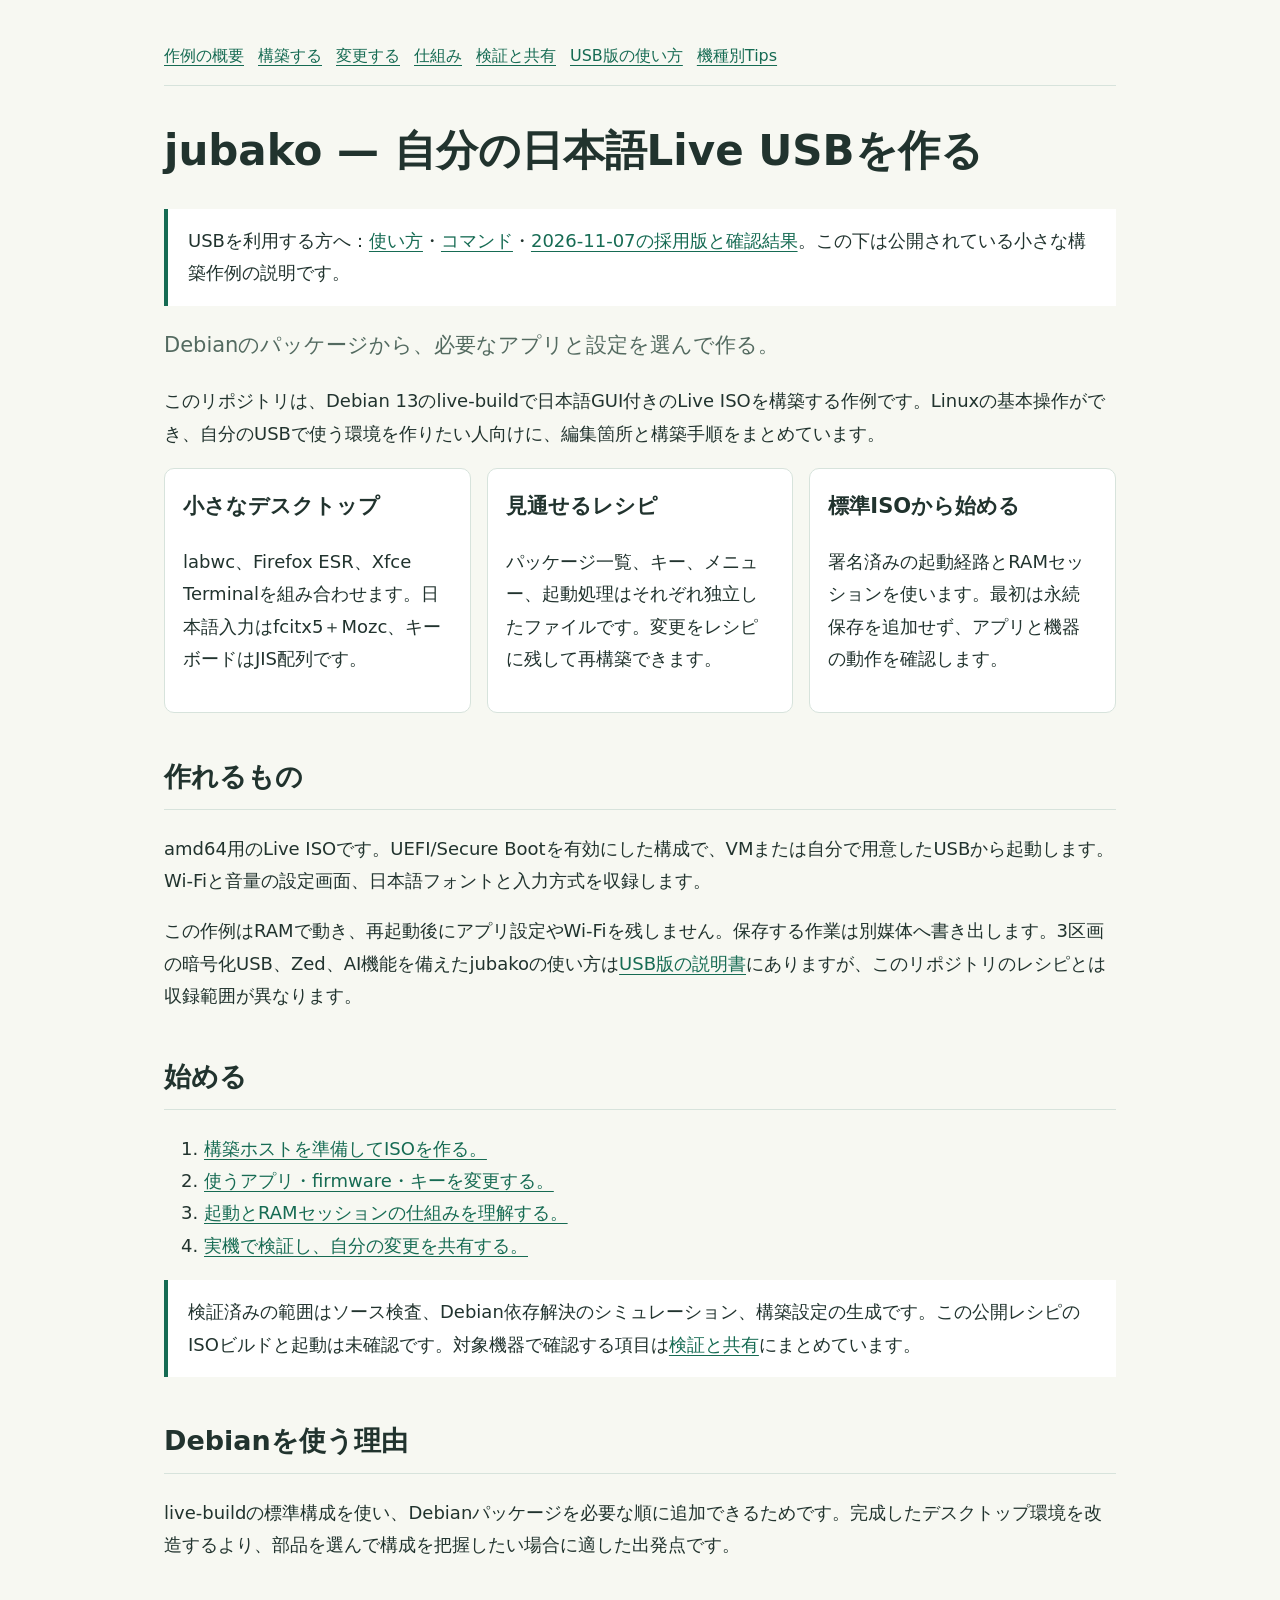
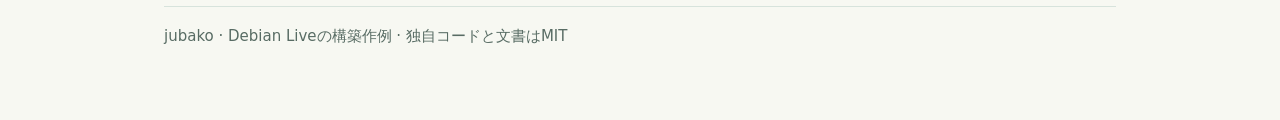
<file: docs/index.html>
<!doctype html>
<html lang="ja"><head><meta charset="utf-8"><meta name="viewport" content="width=device-width,initial-scale=1"><title>jubako — 自分の日本語Live USBを作る</title><link rel="stylesheet" href="style.css"></head><body><main><nav aria-label="ガイド"><a href="index.html">作例の概要</a><a href="getting-started.html">構築する</a><a href="customize.html">変更する</a><a href="architecture.html">仕組み</a><a href="publishing.html">検証と共有</a><a href="usage.html">USB版の使い方</a><a href="hardware-tips.html">機種別Tips</a></nav><h1>jubako — 自分の日本語Live USBを作る</h1>
<p class="note">USBを利用する方へ：<a href="usage.html">使い方</a>・<a href="commands.html">コマンド</a>・<a href="status.html">2026-11-07の採用版と確認結果</a>。この下は公開されている小さな構築作例の説明です。</p>
<p class="lead">Debianのパッケージから、必要なアプリと設定を選んで作る。</p>
<p>このリポジトリは、Debian 13のlive-buildで日本語GUI付きのLive ISOを構築する作例です。Linuxの基本操作ができ、自分のUSBで使う環境を作りたい人向けに、編集箇所と構築手順をまとめています。</p>
<div class="grid"><div class="card"><h3>小さなデスクトップ</h3><p>labwc、Firefox ESR、Xfce Terminalを組み合わせます。日本語入力はfcitx5＋Mozc、キーボードはJIS配列です。</p></div><div class="card"><h3>見通せるレシピ</h3><p>パッケージ一覧、キー、メニュー、起動処理はそれぞれ独立したファイルです。変更をレシピに残して再構築できます。</p></div><div class="card"><h3>標準ISOから始める</h3><p>署名済みの起動経路とRAMセッションを使います。最初は永続保存を追加せず、アプリと機器の動作を確認します。</p></div></div>
<h2>作れるもの</h2><p>amd64用のLive ISOです。UEFI/Secure Bootを有効にした構成で、VMまたは自分で用意したUSBから起動します。Wi-Fiと音量の設定画面、日本語フォントと入力方式を収録します。</p>
<p>この作例はRAMで動き、再起動後にアプリ設定やWi-Fiを残しません。保存する作業は別媒体へ書き出します。3区画の暗号化USB、Zed、AI機能を備えたjubakoの使い方は<a href="usage.html">USB版の説明書</a>にありますが、このリポジトリのレシピとは収録範囲が異なります。</p>
<h2>始める</h2><ol><li><a href="getting-started.html">構築ホストを準備してISOを作る。</a></li><li><a href="customize.html">使うアプリ・firmware・キーを変更する。</a></li><li><a href="architecture.html">起動とRAMセッションの仕組みを理解する。</a></li><li><a href="publishing.html">実機で検証し、自分の変更を共有する。</a></li></ol>
<p class="note">検証済みの範囲はソース検査、Debian依存解決のシミュレーション、構築設定の生成です。この公開レシピのISOビルドと起動は未確認です。対象機器で確認する項目は<a href="publishing.html">検証と共有</a>にまとめています。</p>
<h2>Debianを使う理由</h2><p>live-buildの標準構成を使い、Debianパッケージを必要な順に追加できるためです。完成したデスクトップ環境を改造するより、部品を選んで構成を把握したい場合に適した出発点です。</p>
<footer>jubako · Debian Liveの構築作例 · 独自コードと文書はMIT</footer></main></body></html>
</file>
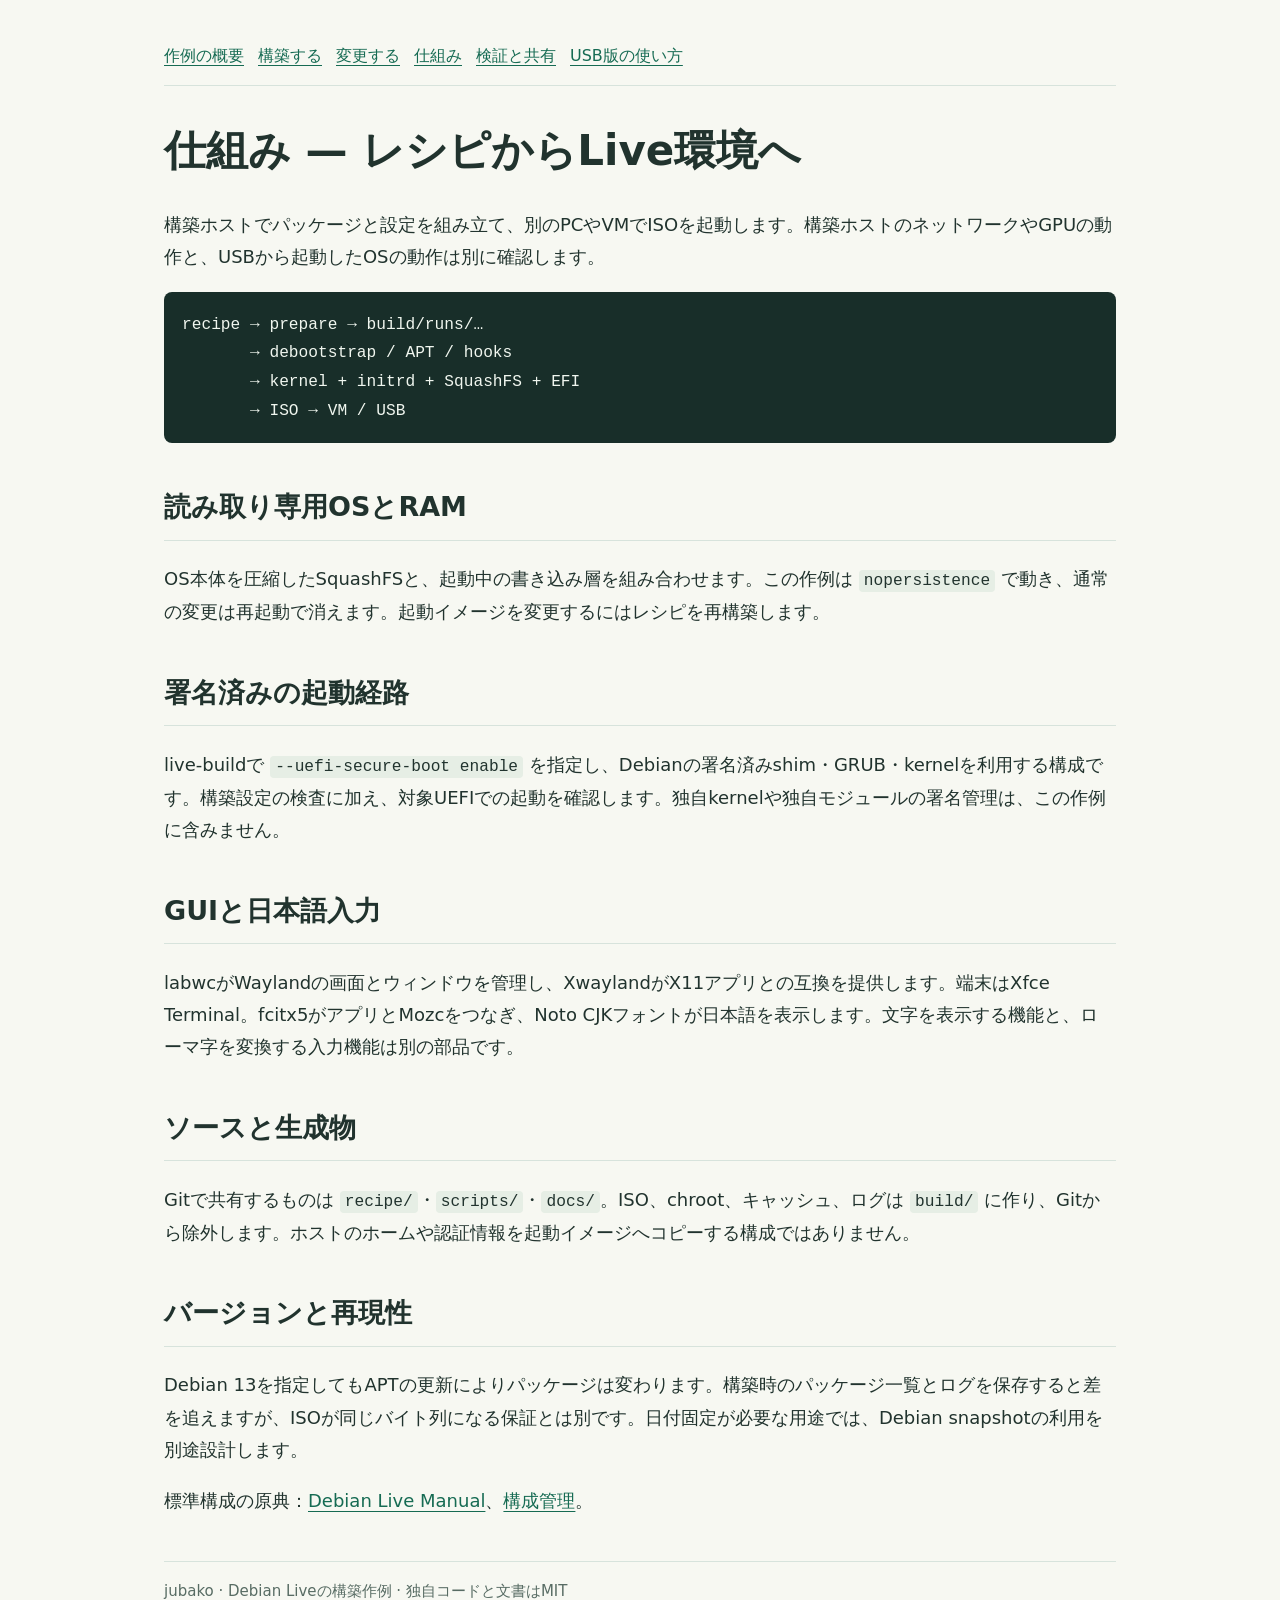
<file: docs/architecture.html>
<!doctype html>
<html lang="ja"><head><meta charset="utf-8"><meta name="viewport" content="width=device-width,initial-scale=1"><title>仕組み — レシピからLive環境へ</title><link rel="stylesheet" href="style.css"></head><body><main><nav aria-label="ガイド"><a href="index.html">作例の概要</a><a href="getting-started.html">構築する</a><a href="customize.html">変更する</a><a href="architecture.html">仕組み</a><a href="publishing.html">検証と共有</a><a href="usage.html">USB版の使い方</a></nav><h1>仕組み — レシピからLive環境へ</h1>
<p>構築ホストでパッケージと設定を組み立て、別のPCやVMでISOを起動します。構築ホストのネットワークやGPUの動作と、USBから起動したOSの動作は別に確認します。</p>
<pre><code>recipe → prepare → build/runs/…
       → debootstrap / APT / hooks
       → kernel + initrd + SquashFS + EFI
       → ISO → VM / USB</code></pre>
<h2>読み取り専用OSとRAM</h2><p>OS本体を圧縮したSquashFSと、起動中の書き込み層を組み合わせます。この作例は <code>nopersistence</code> で動き、通常の変更は再起動で消えます。起動イメージを変更するにはレシピを再構築します。</p>
<h2>署名済みの起動経路</h2><p>live-buildで <code>--uefi-secure-boot enable</code> を指定し、Debianの署名済みshim・GRUB・kernelを利用する構成です。構築設定の検査に加え、対象UEFIでの起動を確認します。独自kernelや独自モジュールの署名管理は、この作例に含みません。</p>
<h2>GUIと日本語入力</h2><p>labwcがWaylandの画面とウィンドウを管理し、XwaylandがX11アプリとの互換を提供します。端末はXfce Terminal。fcitx5がアプリとMozcをつなぎ、Noto CJKフォントが日本語を表示します。文字を表示する機能と、ローマ字を変換する入力機能は別の部品です。</p>
<h2>ソースと生成物</h2><p>Gitで共有するものは <code>recipe/</code>・<code>scripts/</code>・<code>docs/</code>。ISO、chroot、キャッシュ、ログは <code>build/</code> に作り、Gitから除外します。ホストのホームや認証情報を起動イメージへコピーする構成ではありません。</p>
<h2>バージョンと再現性</h2><p>Debian 13を指定してもAPTの更新によりパッケージは変わります。構築時のパッケージ一覧とログを保存すると差を追えますが、ISOが同じバイト列になる保証とは別です。日付固定が必要な用途では、Debian snapshotの利用を別途設計します。</p>
<p>標準構成の原典：<a href="https://live-team.pages.debian.net/live-manual/html/live-manual/the-basics.en.html">Debian Live Manual</a>、<a href="https://live-team.pages.debian.net/live-manual/html/live-manual/managing-a-configuration.en.html">構成管理</a>。</p>
<footer>jubako · Debian Liveの構築作例 · 独自コードと文書はMIT</footer></main></body></html>
</file>
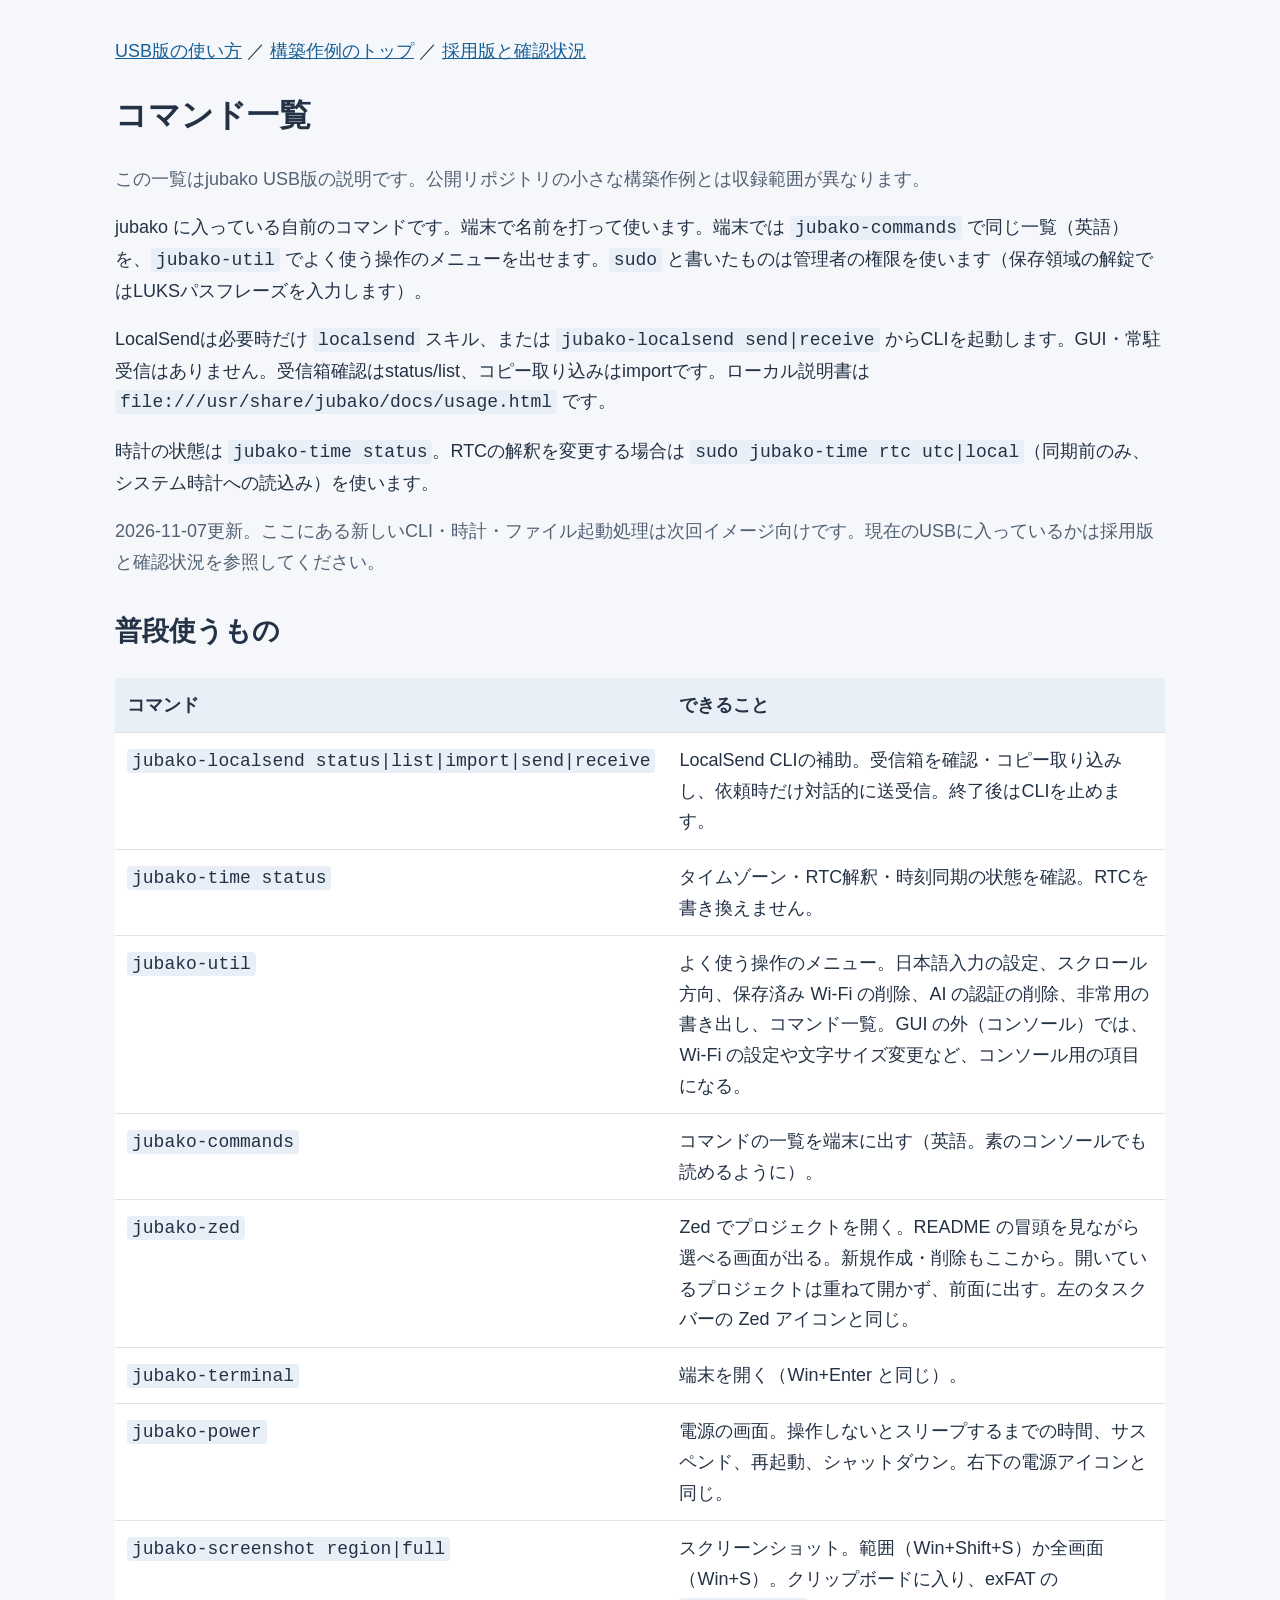
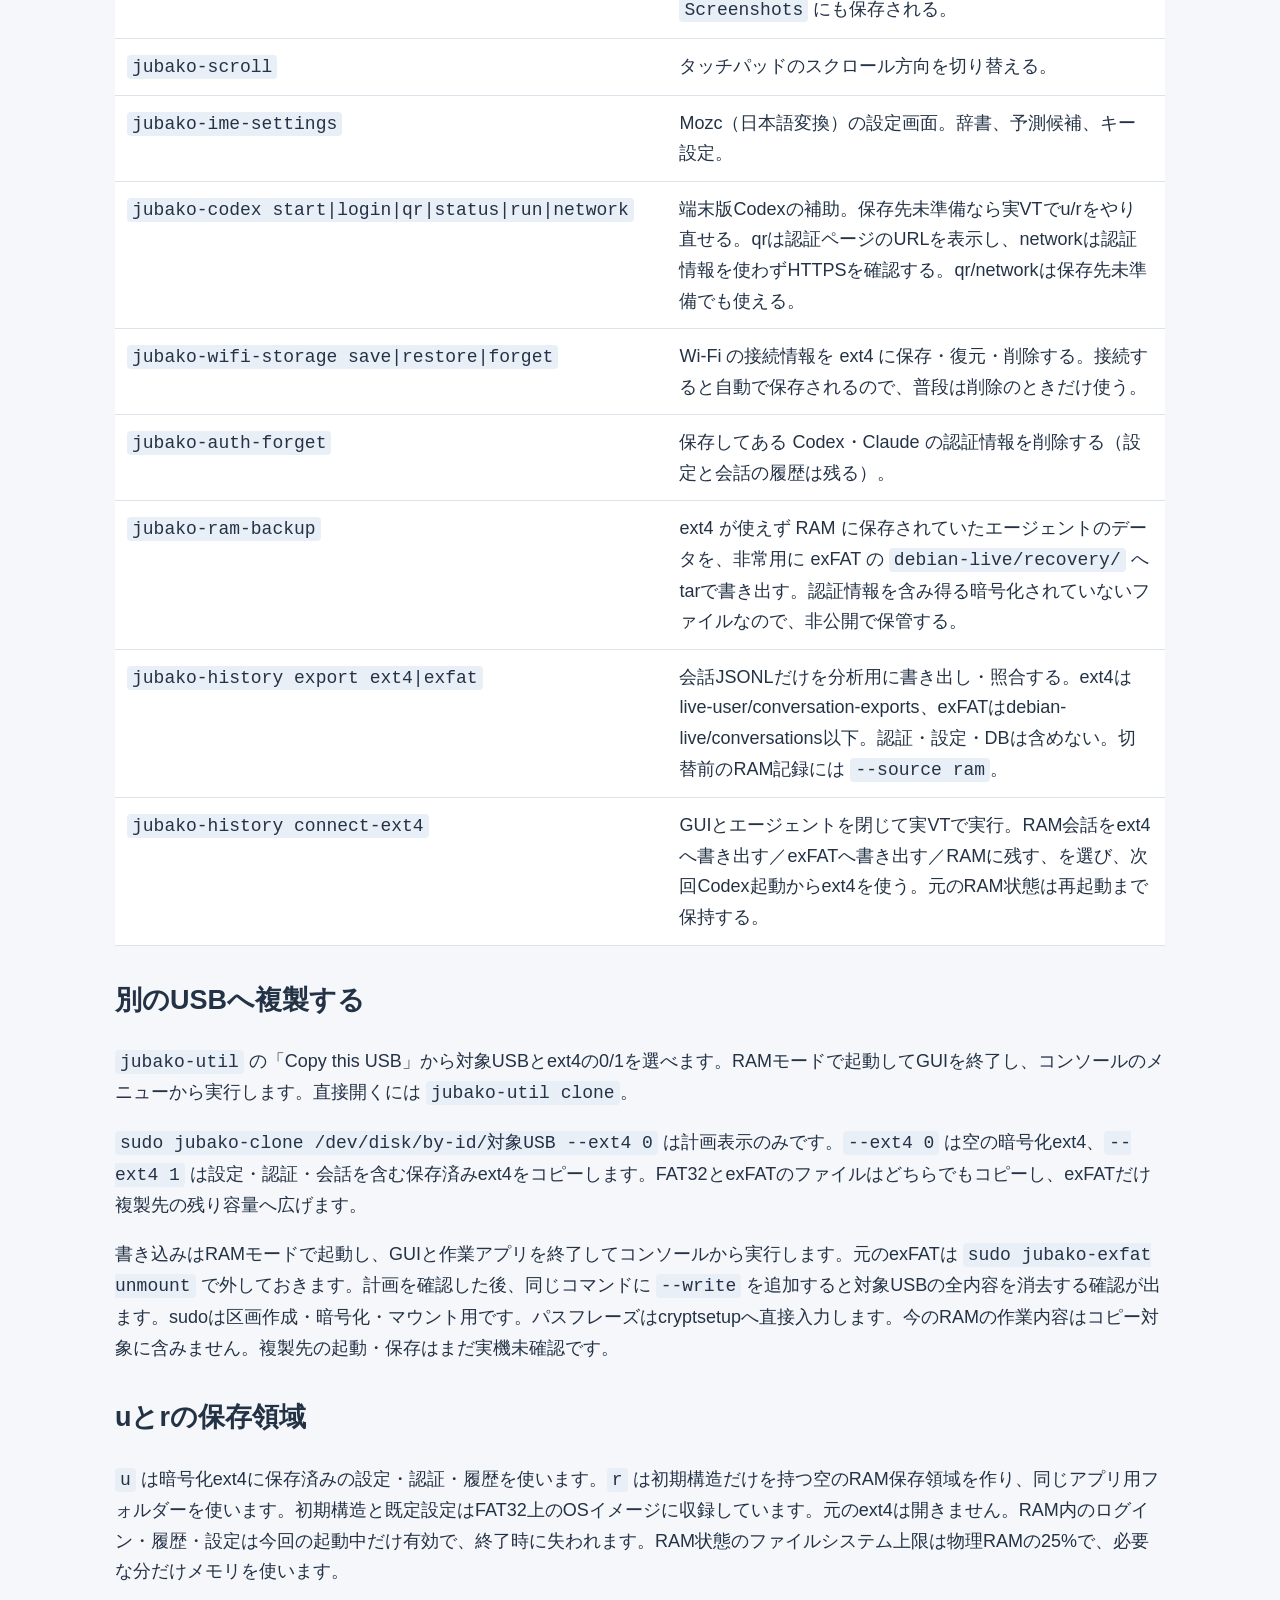
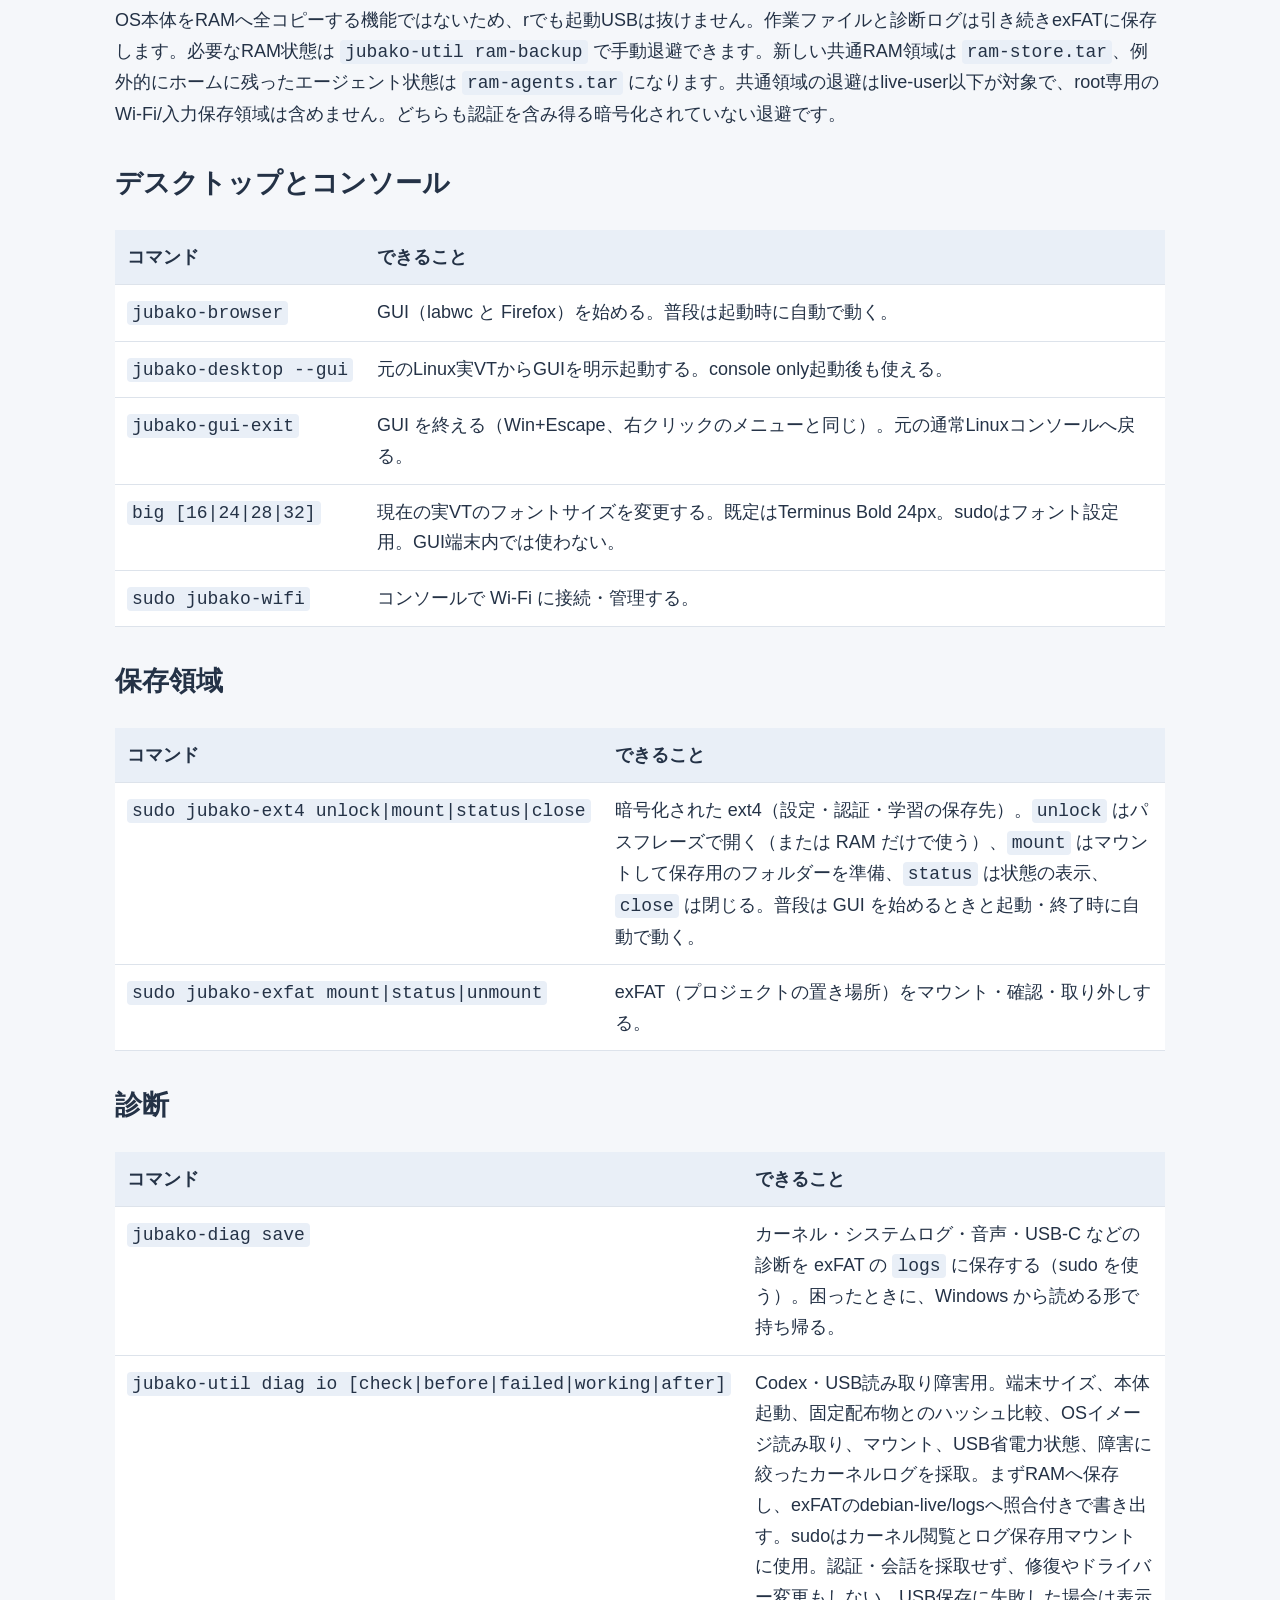
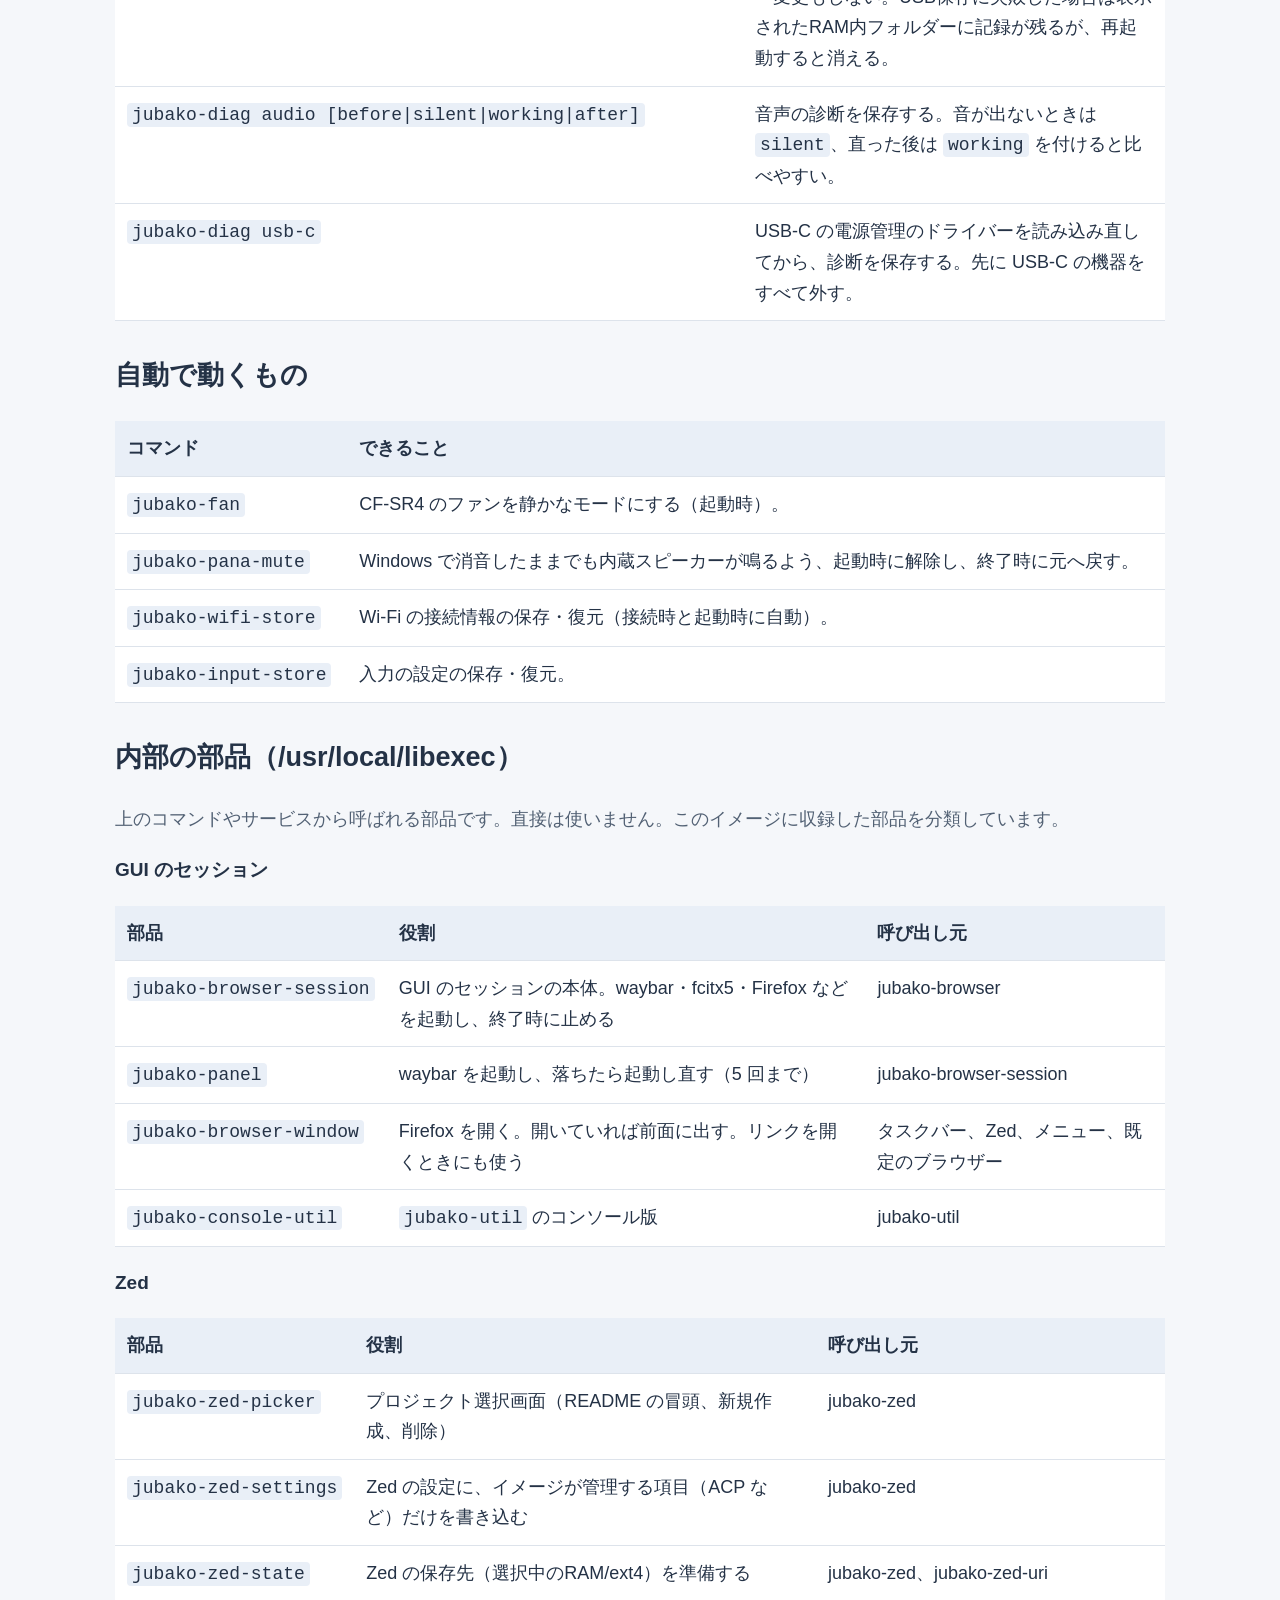
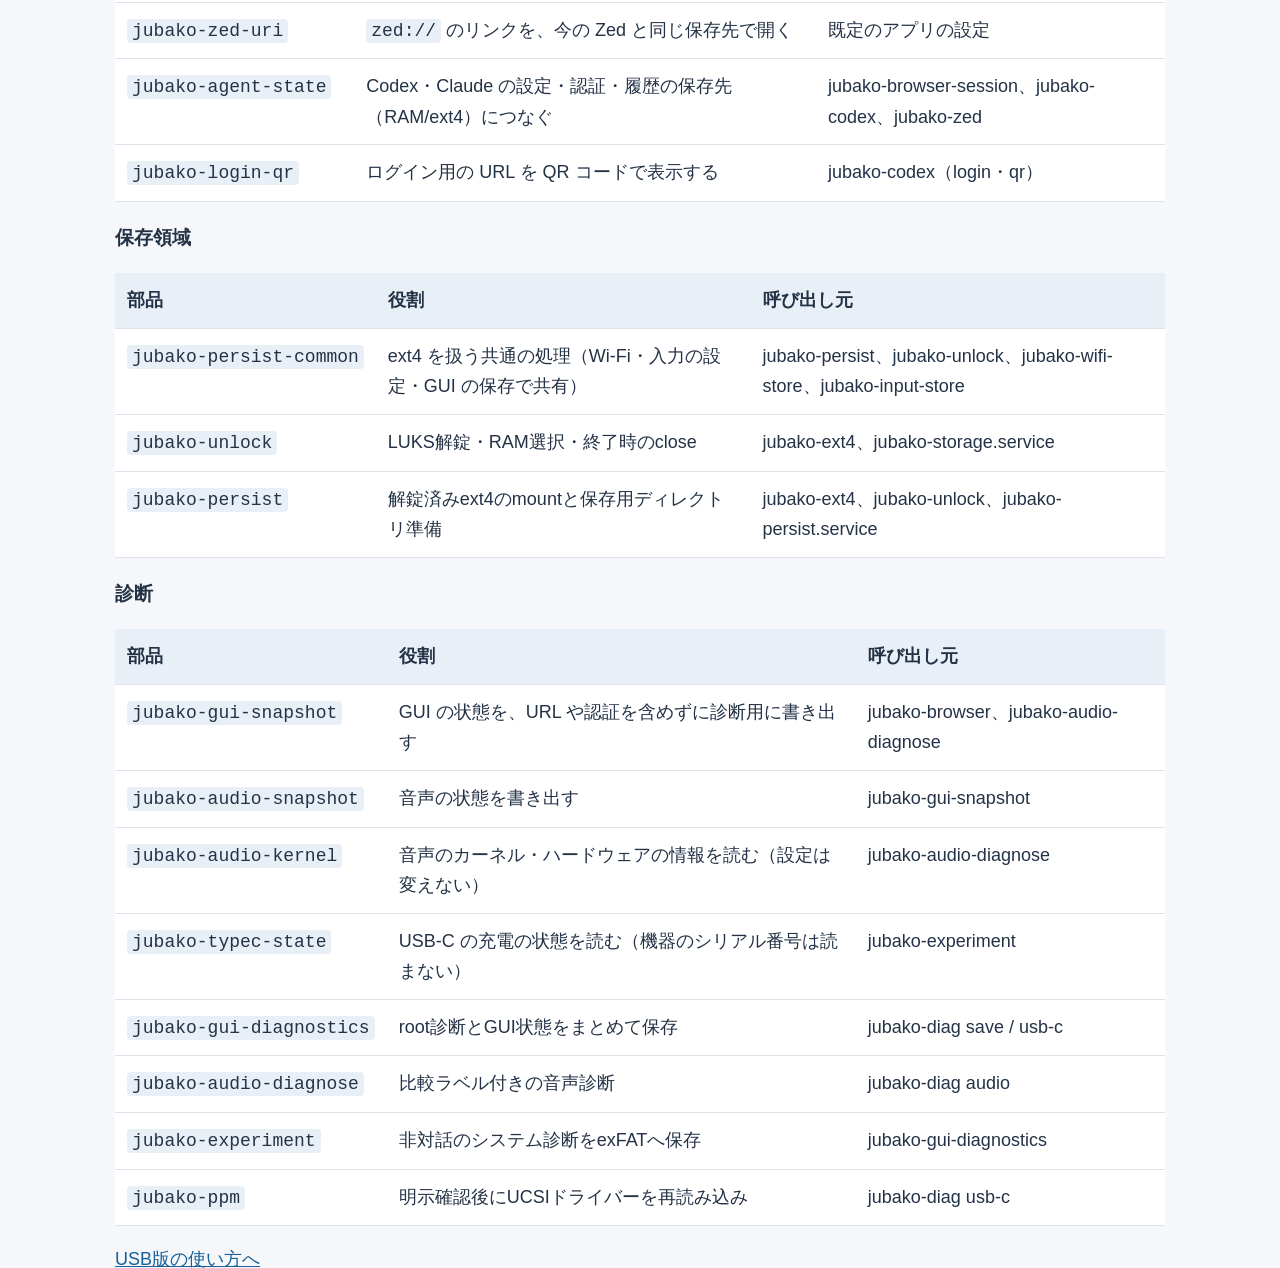
<file: docs/commands.html>
<!doctype html>
<html lang="ja"><head><meta charset="utf-8"><meta name="viewport" content="width=device-width,initial-scale=1"><title>jubako — コマンド一覧</title>
<style>body{max-width:1050px;margin:36px auto;padding:0 24px;font:18px/1.7 sans-serif;color:#243246;background:#f5f7fa}a{color:#176099}h1{font-size:32px}h2{margin-top:32px}table{width:100%;border-collapse:collapse;background:white}th,td{text-align:left;padding:12px;border-bottom:1px solid #dde3eb;vertical-align:top}th{background:#e9eff7}td:first-child{white-space:nowrap}h3{margin-top:20px;font-size:19px}code{background:#e9eff7;padding:2px 5px;border-radius:4px}.note{color:#526174}@media(max-width:650px){body{padding:0 14px}th,td{padding:8px;font-size:16px}td:first-child{white-space:normal}}</style></head><body>
<nav><a href="usage.html">USB版の使い方</a> ／ <a href="index.html">構築作例のトップ</a> ／ <a href="status.html">採用版と確認状況</a></nav>
<h1>コマンド一覧</h1><p class="note">この一覧はjubako USB版の説明です。公開リポジトリの小さな構築作例とは収録範囲が異なります。</p>
<p>jubako に入っている自前のコマンドです。端末で名前を打って使います。端末では <code>jubako-commands</code> で同じ一覧（英語）を、<code>jubako-util</code> でよく使う操作のメニューを出せます。<code>sudo</code> と書いたものは管理者の権限を使います（保存領域の解錠ではLUKSパスフレーズを入力します）。</p>

<p>LocalSendは必要時だけ <code>localsend</code> スキル、または <code>jubako-localsend send|receive</code> からCLIを起動します。GUI・常駐受信はありません。受信箱確認はstatus/list、コピー取り込みはimportです。ローカル説明書は <code>file:///usr/share/jubako/docs/usage.html</code> です。</p>
<p>時計の状態は <code>jubako-time status</code>。RTCの解釈を変更する場合は <code>sudo jubako-time rtc utc|local</code>（同期前のみ、システム時計への読込み）を使います。</p>
<p class="note">2026-11-07更新。ここにある新しいCLI・時計・ファイル起動処理は次回イメージ向けです。現在のUSBに入っているかは採用版と確認状況を参照してください。</p>
<h2>普段使うもの</h2><table><thead><tr><th>コマンド</th><th>できること</th></tr></thead><tbody>
<tr><td><code>jubako-localsend status|list|import|send|receive</code></td><td>LocalSend CLIの補助。受信箱を確認・コピー取り込みし、依頼時だけ対話的に送受信。終了後はCLIを止めます。</td></tr>
<tr><td><code>jubako-time status</code></td><td>タイムゾーン・RTC解釈・時刻同期の状態を確認。RTCを書き換えません。</td></tr>
<tr><td><code>jubako-util</code></td><td>よく使う操作のメニュー。日本語入力の設定、スクロール方向、保存済み Wi-Fi の削除、AI の認証の削除、非常用の書き出し、コマンド一覧。GUI の外（コンソール）では、Wi-Fi の設定や文字サイズ変更など、コンソール用の項目になる。</td></tr>
<tr><td><code>jubako-commands</code></td><td>コマンドの一覧を端末に出す（英語。素のコンソールでも読めるように）。</td></tr>
<tr><td><code>jubako-zed</code></td><td>Zed でプロジェクトを開く。README の冒頭を見ながら選べる画面が出る。新規作成・削除もここから。開いているプロジェクトは重ねて開かず、前面に出す。左のタスクバーの Zed アイコンと同じ。</td></tr>
<tr><td><code>jubako-terminal</code></td><td>端末を開く（Win+Enter と同じ）。</td></tr>
<tr><td><code>jubako-power</code></td><td>電源の画面。操作しないとスリープするまでの時間、サスペンド、再起動、シャットダウン。右下の電源アイコンと同じ。</td></tr>
<tr><td><code>jubako-screenshot region|full</code></td><td>スクリーンショット。範囲（Win+Shift+S）か全画面（Win+S）。クリップボードに入り、exFAT の <code>Screenshots</code> にも保存される。</td></tr>
<tr><td><code>jubako-scroll</code></td><td>タッチパッドのスクロール方向を切り替える。</td></tr>
<tr><td><code>jubako-ime-settings</code></td><td>Mozc（日本語変換）の設定画面。辞書、予測候補、キー設定。</td></tr>
<tr><td><code>jubako-codex start|login|qr|status|run|network</code></td><td>端末版Codexの補助。保存先未準備なら実VTでu/rをやり直せる。qrは認証ページのURLを表示し、networkは認証情報を使わずHTTPSを確認する。qr/networkは保存先未準備でも使える。</td></tr>
<tr><td><code>jubako-wifi-storage save|restore|forget</code></td><td>Wi-Fi の接続情報を ext4 に保存・復元・削除する。接続すると自動で保存されるので、普段は削除のときだけ使う。</td></tr>
<tr><td><code>jubako-auth-forget</code></td><td>保存してある Codex・Claude の認証情報を削除する（設定と会話の履歴は残る）。</td></tr>
<tr><td><code>jubako-ram-backup</code></td><td>ext4 が使えず RAM に保存されていたエージェントのデータを、非常用に exFAT の <code>debian-live/recovery/</code> へtarで書き出す。認証情報を含み得る暗号化されていないファイルなので、非公開で保管する。</td></tr>
<tr><td><code>jubako-history export ext4|exfat</code></td><td>会話JSONLだけを分析用に書き出し・照合する。ext4はlive-user/conversation-exports、exFATはdebian-live/conversations以下。認証・設定・DBは含めない。切替前のRAM記録には <code>--source ram</code>。</td></tr>
<tr><td><code>jubako-history connect-ext4</code></td><td>GUIとエージェントを閉じて実VTで実行。RAM会話をext4へ書き出す／exFATへ書き出す／RAMに残す、を選び、次回Codex起動からext4を使う。元のRAM状態は再起動まで保持する。</td></tr>
</tbody></table>

<h2>別のUSBへ複製する</h2>
<p><code>jubako-util</code> の「Copy this USB」から対象USBとext4の0/1を選べます。RAMモードで起動してGUIを終了し、コンソールのメニューから実行します。直接開くには <code>jubako-util clone</code>。</p>
<p><code>sudo jubako-clone /dev/disk/by-id/対象USB --ext4 0</code> は計画表示のみです。<code>--ext4 0</code> は空の暗号化ext4、<code>--ext4 1</code> は設定・認証・会話を含む保存済みext4をコピーします。FAT32とexFATのファイルはどちらでもコピーし、exFATだけ複製先の残り容量へ広げます。</p>
<p>書き込みはRAMモードで起動し、GUIと作業アプリを終了してコンソールから実行します。元のexFATは <code>sudo jubako-exfat unmount</code> で外しておきます。計画を確認した後、同じコマンドに <code>--write</code> を追加すると対象USBの全内容を消去する確認が出ます。sudoは区画作成・暗号化・マウント用です。パスフレーズはcryptsetupへ直接入力します。今のRAMの作業内容はコピー対象に含みません。複製先の起動・保存はまだ実機未確認です。</p>

<h2>uとrの保存領域</h2>
<p><code>u</code> は暗号化ext4に保存済みの設定・認証・履歴を使います。<code>r</code> は初期構造だけを持つ空のRAM保存領域を作り、同じアプリ用フォルダーを使います。初期構造と既定設定はFAT32上のOSイメージに収録しています。元のext4は開きません。RAM内のログイン・履歴・設定は今回の起動中だけ有効で、終了時に失われます。RAM状態のファイルシステム上限は物理RAMの25%で、必要な分だけメモリを使います。</p>
<p>OS本体をRAMへ全コピーする機能ではないため、rでも起動USBは抜けません。作業ファイルと診断ログは引き続きexFATに保存します。必要なRAM状態は <code>jubako-util ram-backup</code> で手動退避できます。新しい共通RAM領域は <code>ram-store.tar</code>、例外的にホームに残ったエージェント状態は <code>ram-agents.tar</code> になります。共通領域の退避はlive-user以下が対象で、root専用のWi-Fi/入力保存領域は含めません。どちらも認証を含み得る暗号化されていない退避です。</p>

<h2>デスクトップとコンソール</h2><table><thead><tr><th>コマンド</th><th>できること</th></tr></thead><tbody>
<tr><td><code>jubako-browser</code></td><td>GUI（labwc と Firefox）を始める。普段は起動時に自動で動く。</td></tr>
<tr><td><code>jubako-desktop --gui</code></td><td>元のLinux実VTからGUIを明示起動する。console only起動後も使える。</td></tr>
<tr><td><code>jubako-gui-exit</code></td><td>GUI を終える（Win+Escape、右クリックのメニューと同じ）。元の通常Linuxコンソールへ戻る。</td></tr>
<tr><td><code>big [16|24|28|32]</code></td><td>現在の実VTのフォントサイズを変更する。既定はTerminus Bold 24px。sudoはフォント設定用。GUI端末内では使わない。</td></tr>
<tr><td><code>sudo jubako-wifi</code></td><td>コンソールで Wi-Fi に接続・管理する。</td></tr>
</tbody></table>

<h2>保存領域</h2><table><thead><tr><th>コマンド</th><th>できること</th></tr></thead><tbody>
<tr><td><code>sudo jubako-ext4 unlock|mount|status|close</code></td><td>暗号化された ext4（設定・認証・学習の保存先）。<code>unlock</code> はパスフレーズで開く（または RAM だけで使う）、<code>mount</code> はマウントして保存用のフォルダーを準備、<code>status</code> は状態の表示、<code>close</code> は閉じる。普段は GUI を始めるときと起動・終了時に自動で動く。</td></tr>
<tr><td><code>sudo jubako-exfat mount|status|unmount</code></td><td>exFAT（プロジェクトの置き場所）をマウント・確認・取り外しする。</td></tr>
</tbody></table>

<h2>診断</h2><table><thead><tr><th>コマンド</th><th>できること</th></tr></thead><tbody>
<tr><td><code>jubako-diag save</code></td><td>カーネル・システムログ・音声・USB-C などの診断を exFAT の <code>logs</code> に保存する（sudo を使う）。困ったときに、Windows から読める形で持ち帰る。</td></tr>
<tr><td><code>jubako-util diag io [check|before|failed|working|after]</code></td><td>Codex・USB読み取り障害用。端末サイズ、本体起動、固定配布物とのハッシュ比較、OSイメージ読み取り、マウント、USB省電力状態、障害に絞ったカーネルログを採取。まずRAMへ保存し、exFATのdebian-live/logsへ照合付きで書き出す。sudoはカーネル閲覧とログ保存用マウントに使用。認証・会話を採取せず、修復やドライバー変更もしない。USB保存に失敗した場合は表示されたRAM内フォルダーに記録が残るが、再起動すると消える。</td></tr>
<tr><td><code>jubako-diag audio [before|silent|working|after]</code></td><td>音声の診断を保存する。音が出ないときは <code>silent</code>、直った後は <code>working</code> を付けると比べやすい。</td></tr>
<tr><td><code>jubako-diag usb-c</code></td><td>USB-C の電源管理のドライバーを読み込み直してから、診断を保存する。先に USB-C の機器をすべて外す。</td></tr>
</tbody></table>

<h2>自動で動くもの</h2><table><thead><tr><th>コマンド</th><th>できること</th></tr></thead><tbody>
<tr><td><code>jubako-fan</code></td><td>CF-SR4 のファンを静かなモードにする（起動時）。</td></tr>
<tr><td><code>jubako-pana-mute</code></td><td>Windows で消音したままでも内蔵スピーカーが鳴るよう、起動時に解除し、終了時に元へ戻す。</td></tr>
<tr><td><code>jubako-wifi-store</code></td><td>Wi-Fi の接続情報の保存・復元（接続時と起動時に自動）。</td></tr>
<tr><td><code>jubako-input-store</code></td><td>入力の設定の保存・復元。</td></tr>
</tbody></table>

<h2>内部の部品（/usr/local/libexec）</h2>
<p class="note">上のコマンドやサービスから呼ばれる部品です。直接は使いません。このイメージに収録した部品を分類しています。</p>
<h3>GUI のセッション</h3><table><thead><tr><th>部品</th><th>役割</th><th>呼び出し元</th></tr></thead><tbody>
<tr><td><code>jubako-browser-session</code></td><td>GUI のセッションの本体。waybar・fcitx5・Firefox などを起動し、終了時に止める</td><td>jubako-browser</td></tr>
<tr><td><code>jubako-panel</code></td><td>waybar を起動し、落ちたら起動し直す（5 回まで）</td><td>jubako-browser-session</td></tr>
<tr><td><code>jubako-browser-window</code></td><td>Firefox を開く。開いていれば前面に出す。リンクを開くときにも使う</td><td>タスクバー、Zed、メニュー、既定のブラウザー</td></tr>
<tr><td><code>jubako-console-util</code></td><td><code>jubako-util</code> のコンソール版</td><td>jubako-util</td></tr>
</tbody></table>
<h3>Zed</h3><table><thead><tr><th>部品</th><th>役割</th><th>呼び出し元</th></tr></thead><tbody>
<tr><td><code>jubako-zed-picker</code></td><td>プロジェクト選択画面（README の冒頭、新規作成、削除）</td><td>jubako-zed</td></tr>
<tr><td><code>jubako-zed-settings</code></td><td>Zed の設定に、イメージが管理する項目（ACP など）だけを書き込む</td><td>jubako-zed</td></tr>
<tr><td><code>jubako-zed-state</code></td><td>Zed の保存先（選択中のRAM/ext4）を準備する</td><td>jubako-zed、jubako-zed-uri</td></tr>
<tr><td><code>jubako-zed-uri</code></td><td><code>zed://</code> のリンクを、今の Zed と同じ保存先で開く</td><td>既定のアプリの設定</td></tr>
<tr><td><code>jubako-agent-state</code></td><td>Codex・Claude の設定・認証・履歴の保存先（RAM/ext4）につなぐ</td><td>jubako-browser-session、jubako-codex、jubako-zed</td></tr>
<tr><td><code>jubako-login-qr</code></td><td>ログイン用の URL を QR コードで表示する</td><td>jubako-codex（login・qr）</td></tr>
</tbody></table>
<h3>保存領域</h3><table><thead><tr><th>部品</th><th>役割</th><th>呼び出し元</th></tr></thead><tbody>
<tr><td><code>jubako-persist-common</code></td><td>ext4 を扱う共通の処理（Wi-Fi・入力の設定・GUI の保存で共有）</td><td>jubako-persist、jubako-unlock、jubako-wifi-store、jubako-input-store</td></tr>
<tr><td><code>jubako-unlock</code></td><td>LUKS解錠・RAM選択・終了時のclose</td><td>jubako-ext4、jubako-storage.service</td></tr>
<tr><td><code>jubako-persist</code></td><td>解錠済みext4のmountと保存用ディレクトリ準備</td><td>jubako-ext4、jubako-unlock、jubako-persist.service</td></tr>
</tbody></table>
<h3>診断</h3><table><thead><tr><th>部品</th><th>役割</th><th>呼び出し元</th></tr></thead><tbody>
<tr><td><code>jubako-gui-snapshot</code></td><td>GUI の状態を、URL や認証を含めずに診断用に書き出す</td><td>jubako-browser、jubako-audio-diagnose</td></tr>
<tr><td><code>jubako-audio-snapshot</code></td><td>音声の状態を書き出す</td><td>jubako-gui-snapshot</td></tr>
<tr><td><code>jubako-audio-kernel</code></td><td>音声のカーネル・ハードウェアの情報を読む（設定は変えない）</td><td>jubako-audio-diagnose</td></tr>
<tr><td><code>jubako-typec-state</code></td><td>USB-C の充電の状態を読む（機器のシリアル番号は読まない）</td><td>jubako-experiment</td></tr>
<tr><td><code>jubako-gui-diagnostics</code></td><td>root診断とGUI状態をまとめて保存</td><td>jubako-diag save / usb-c</td></tr>
<tr><td><code>jubako-audio-diagnose</code></td><td>比較ラベル付きの音声診断</td><td>jubako-diag audio</td></tr>
<tr><td><code>jubako-experiment</code></td><td>非対話のシステム診断をexFATへ保存</td><td>jubako-gui-diagnostics</td></tr>
<tr><td><code>jubako-ppm</code></td><td>明示確認後にUCSIドライバーを再読み込み</td><td>jubako-diag usb-c</td></tr>
</tbody></table>
<p><a href="usage.html">USB版の使い方へ</a></p>
</body></html>
</file>
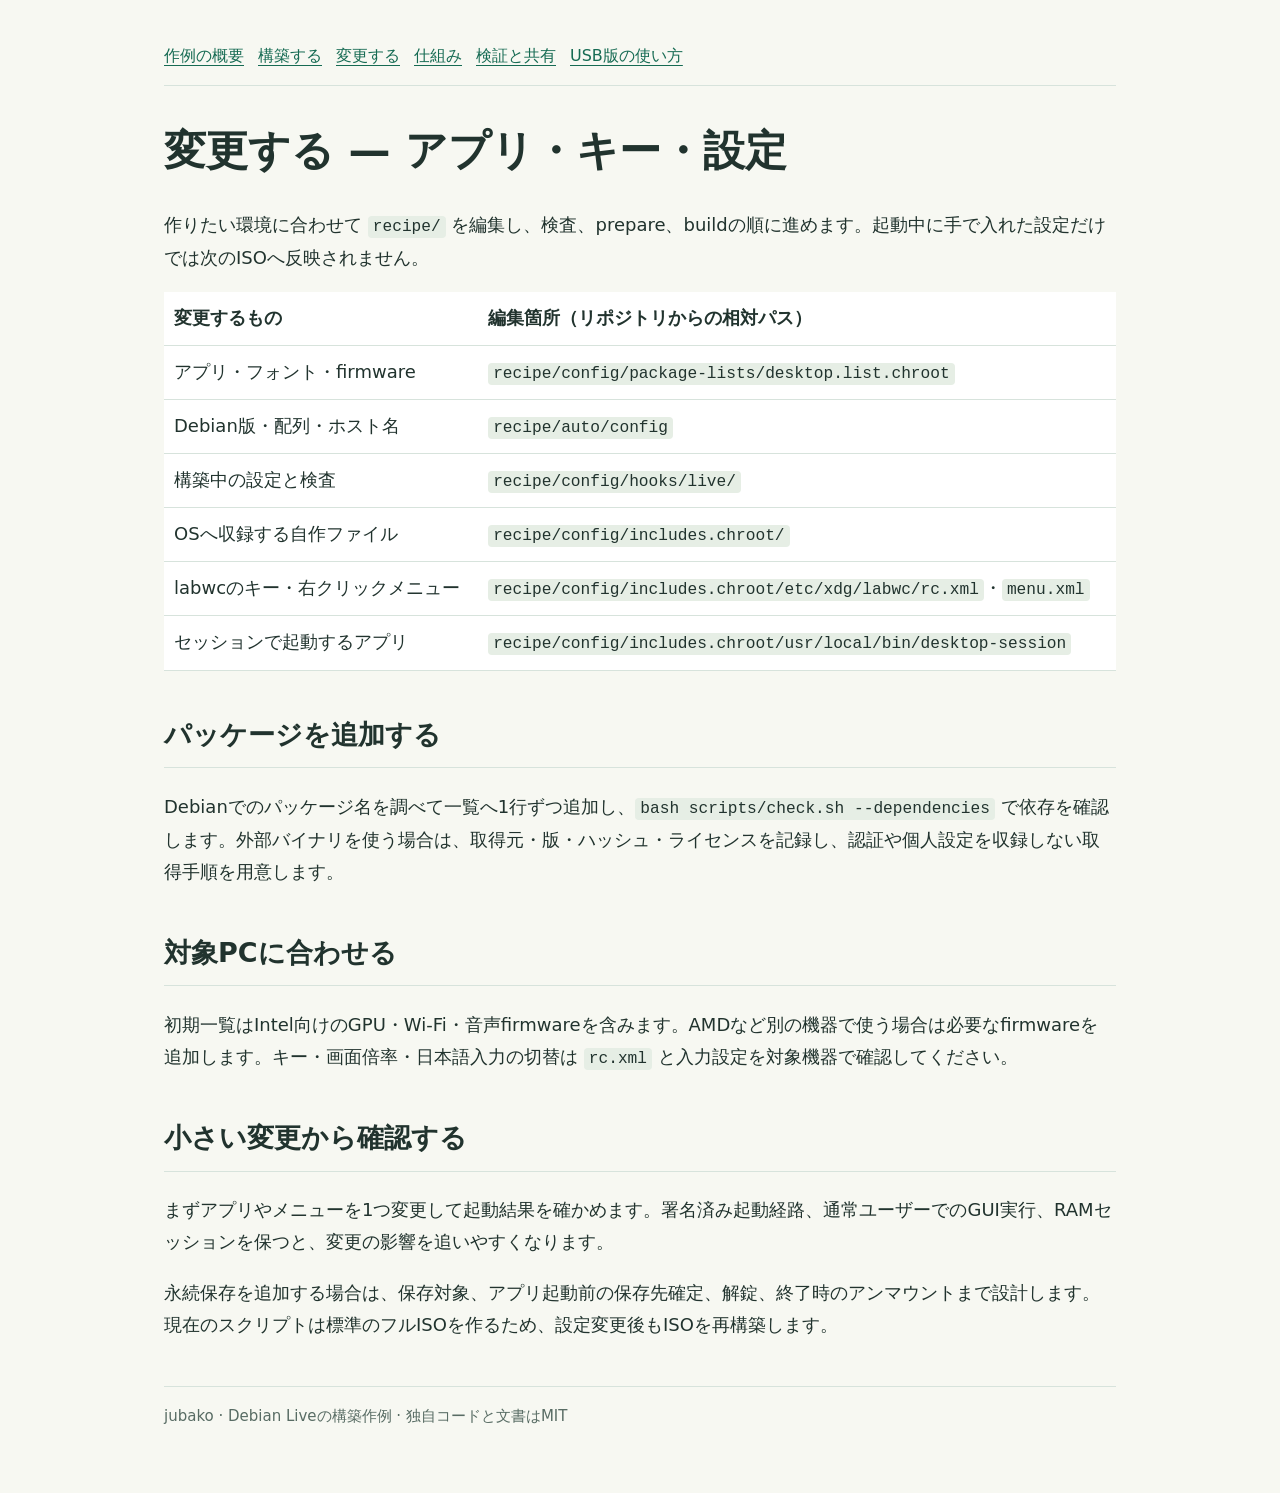
<file: docs/customize.html>
<!doctype html>
<html lang="ja"><head><meta charset="utf-8"><meta name="viewport" content="width=device-width,initial-scale=1"><title>変更する — アプリ・キー・設定</title><link rel="stylesheet" href="style.css"></head><body><main><nav aria-label="ガイド"><a href="index.html">作例の概要</a><a href="getting-started.html">構築する</a><a href="customize.html">変更する</a><a href="architecture.html">仕組み</a><a href="publishing.html">検証と共有</a><a href="usage.html">USB版の使い方</a></nav><h1>変更する — アプリ・キー・設定</h1>
<p>作りたい環境に合わせて <code>recipe/</code> を編集し、検査、prepare、buildの順に進めます。起動中に手で入れた設定だけでは次のISOへ反映されません。</p>
<div class="scroll"><table><thead><tr><th>変更するもの</th><th>編集箇所（リポジトリからの相対パス）</th></tr></thead><tbody>
<tr><td>アプリ・フォント・firmware</td><td><code>recipe/config/package-lists/desktop.list.chroot</code></td></tr>
<tr><td>Debian版・配列・ホスト名</td><td><code>recipe/auto/config</code></td></tr>
<tr><td>構築中の設定と検査</td><td><code>recipe/config/hooks/live/</code></td></tr>
<tr><td>OSへ収録する自作ファイル</td><td><code>recipe/config/includes.chroot/</code></td></tr>
<tr><td>labwcのキー・右クリックメニュー</td><td><code>recipe/config/includes.chroot/etc/xdg/labwc/rc.xml</code>・<code>menu.xml</code></td></tr>
<tr><td>セッションで起動するアプリ</td><td><code>recipe/config/includes.chroot/usr/local/bin/desktop-session</code></td></tr>
</tbody></table></div>
<h2>パッケージを追加する</h2><p>Debianでのパッケージ名を調べて一覧へ1行ずつ追加し、<code>bash scripts/check.sh --dependencies</code> で依存を確認します。外部バイナリを使う場合は、取得元・版・ハッシュ・ライセンスを記録し、認証や個人設定を収録しない取得手順を用意します。</p>
<h2>対象PCに合わせる</h2><p>初期一覧はIntel向けのGPU・Wi-Fi・音声firmwareを含みます。AMDなど別の機器で使う場合は必要なfirmwareを追加します。キー・画面倍率・日本語入力の切替は <code>rc.xml</code> と入力設定を対象機器で確認してください。</p>
<h2>小さい変更から確認する</h2><p>まずアプリやメニューを1つ変更して起動結果を確かめます。署名済み起動経路、通常ユーザーでのGUI実行、RAMセッションを保つと、変更の影響を追いやすくなります。</p>
<p>永続保存を追加する場合は、保存対象、アプリ起動前の保存先確定、解錠、終了時のアンマウントまで設計します。現在のスクリプトは標準のフルISOを作るため、設定変更後もISOを再構築します。</p>
<footer>jubako · Debian Liveの構築作例 · 独自コードと文書はMIT</footer></main></body></html>
</file>
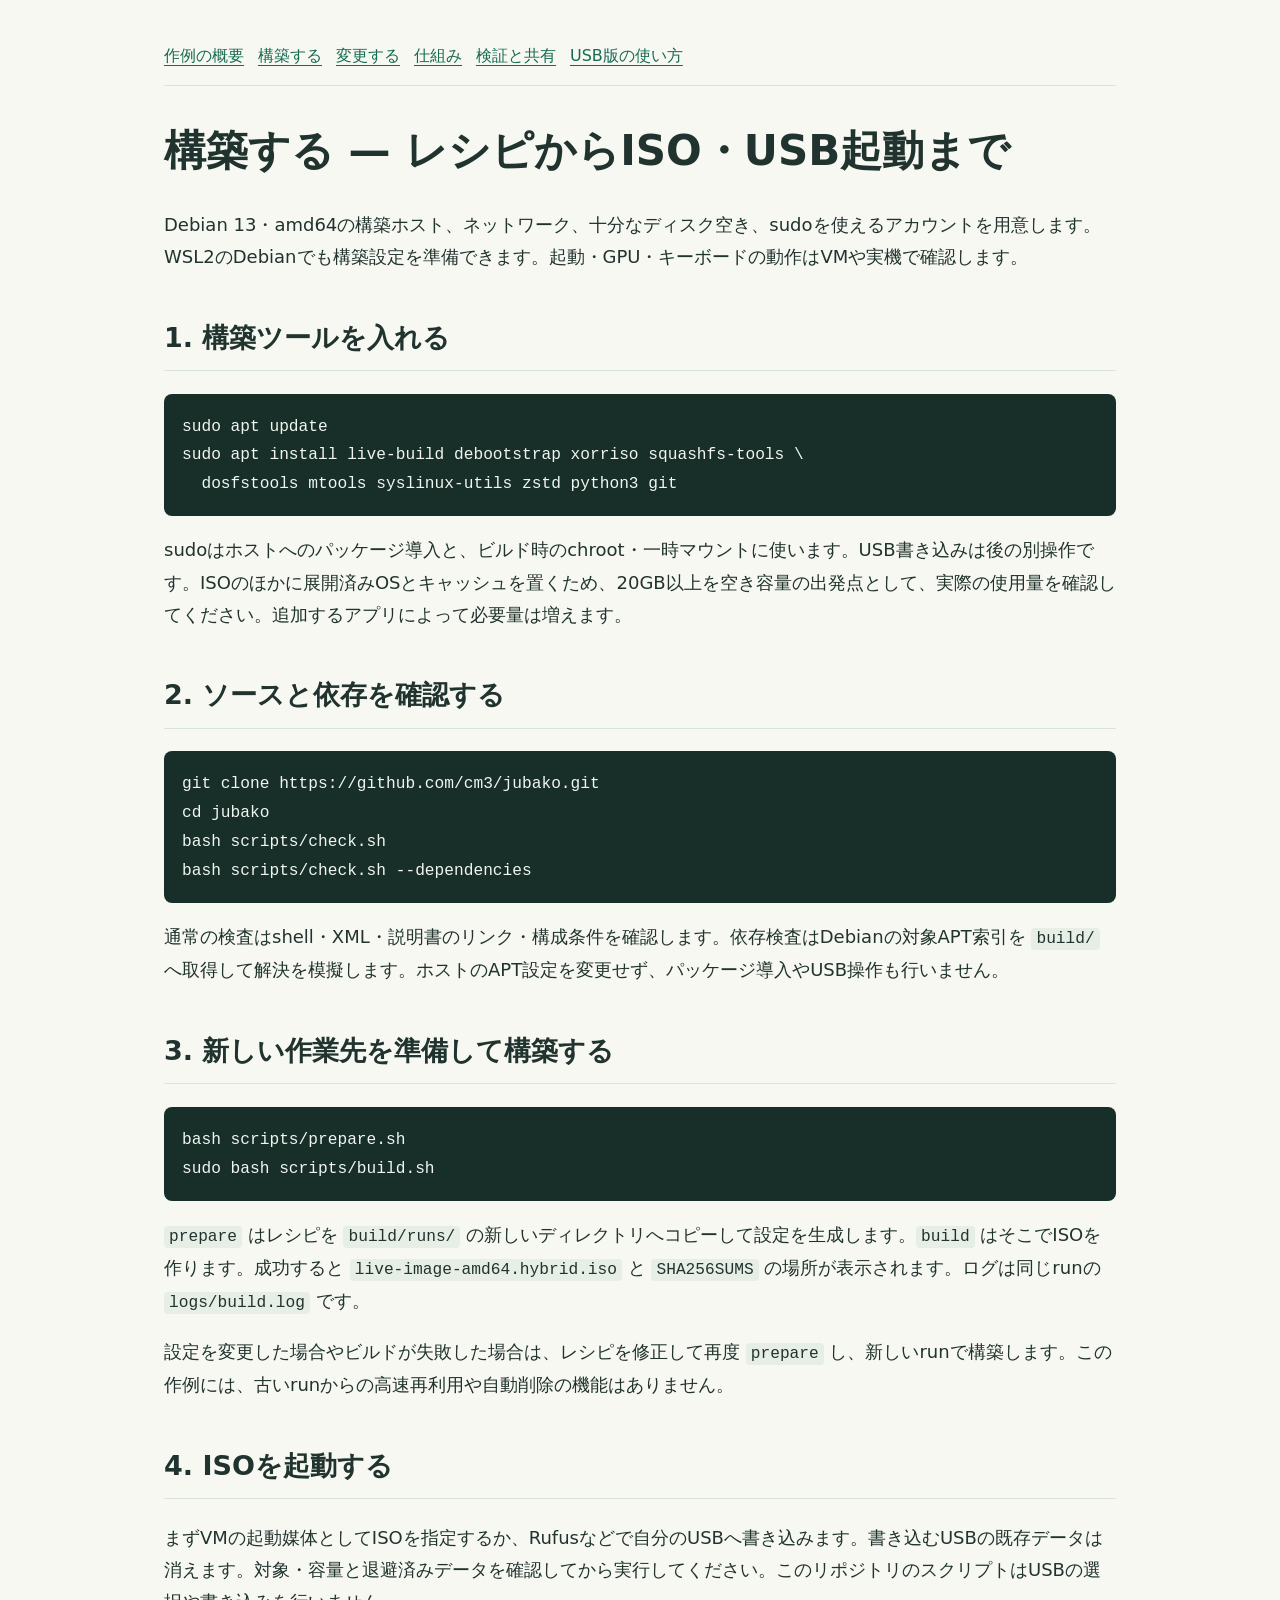
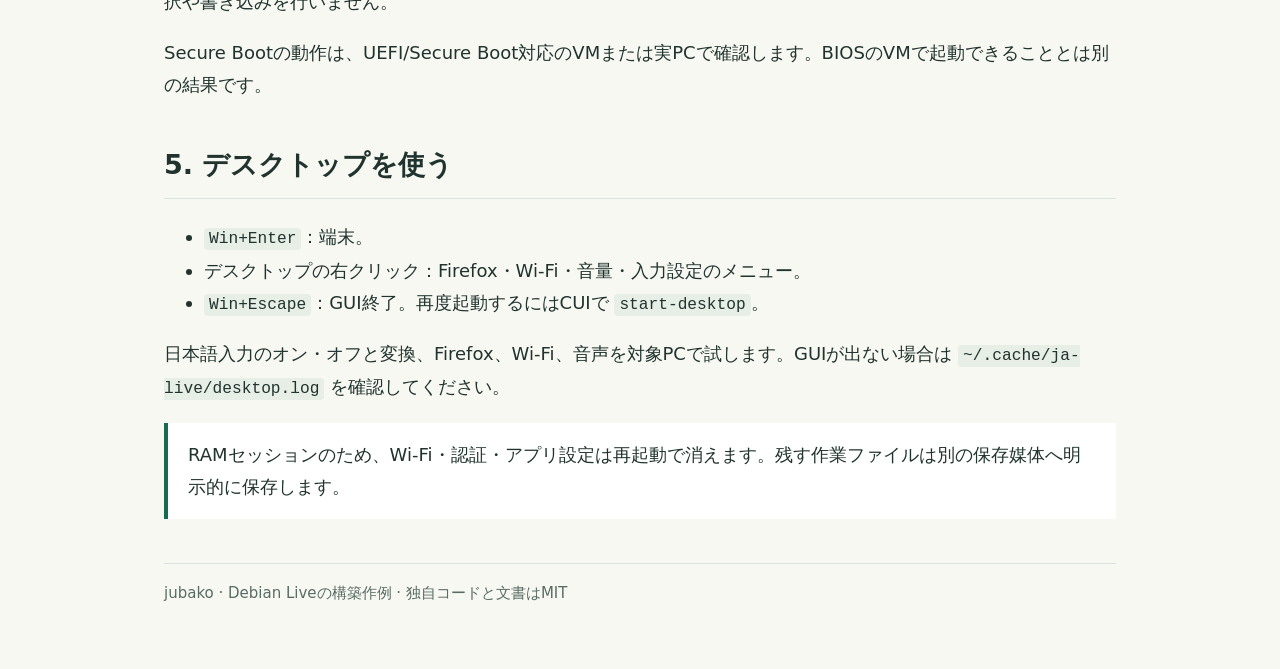
<file: docs/getting-started.html>
<!doctype html>
<html lang="ja"><head><meta charset="utf-8"><meta name="viewport" content="width=device-width,initial-scale=1"><title>構築する — レシピからISO・USB起動まで</title><link rel="stylesheet" href="style.css"></head><body><main><nav aria-label="ガイド"><a href="index.html">作例の概要</a><a href="getting-started.html">構築する</a><a href="customize.html">変更する</a><a href="architecture.html">仕組み</a><a href="publishing.html">検証と共有</a><a href="usage.html">USB版の使い方</a></nav><h1>構築する — レシピからISO・USB起動まで</h1>
<p>Debian 13・amd64の構築ホスト、ネットワーク、十分なディスク空き、sudoを使えるアカウントを用意します。WSL2のDebianでも構築設定を準備できます。起動・GPU・キーボードの動作はVMや実機で確認します。</p>
<h2>1. 構築ツールを入れる</h2><pre><code>sudo apt update
sudo apt install live-build debootstrap xorriso squashfs-tools \
  dosfstools mtools syslinux-utils zstd python3 git</code></pre>
<p>sudoはホストへのパッケージ導入と、ビルド時のchroot・一時マウントに使います。USB書き込みは後の別操作です。ISOのほかに展開済みOSとキャッシュを置くため、20GB以上を空き容量の出発点として、実際の使用量を確認してください。追加するアプリによって必要量は増えます。</p>
<h2>2. ソースと依存を確認する</h2><pre><code>git clone https://github.com/cm3/jubako.git
cd jubako
bash scripts/check.sh
bash scripts/check.sh --dependencies</code></pre>
<p>通常の検査はshell・XML・説明書のリンク・構成条件を確認します。依存検査はDebianの対象APT索引を <code>build/</code> へ取得して解決を模擬します。ホストのAPT設定を変更せず、パッケージ導入やUSB操作も行いません。</p>
<h2>3. 新しい作業先を準備して構築する</h2><pre><code>bash scripts/prepare.sh
sudo bash scripts/build.sh</code></pre>
<p><code>prepare</code> はレシピを <code>build/runs/</code> の新しいディレクトリへコピーして設定を生成します。<code>build</code> はそこでISOを作ります。成功すると <code>live-image-amd64.hybrid.iso</code> と <code>SHA256SUMS</code> の場所が表示されます。ログは同じrunの <code>logs/build.log</code> です。</p>
<p>設定を変更した場合やビルドが失敗した場合は、レシピを修正して再度 <code>prepare</code> し、新しいrunで構築します。この作例には、古いrunからの高速再利用や自動削除の機能はありません。</p>
<h2>4. ISOを起動する</h2><p>まずVMの起動媒体としてISOを指定するか、Rufusなどで自分のUSBへ書き込みます。書き込むUSBの既存データは消えます。対象・容量と退避済みデータを確認してから実行してください。このリポジトリのスクリプトはUSBの選択や書き込みを行いません。</p>
<p>Secure Bootの動作は、UEFI/Secure Boot対応のVMまたは実PCで確認します。BIOSのVMで起動できることとは別の結果です。</p>
<h2>5. デスクトップを使う</h2><ul><li><code>Win+Enter</code>：端末。</li><li>デスクトップの右クリック：Firefox・Wi-Fi・音量・入力設定のメニュー。</li><li><code>Win+Escape</code>：GUI終了。再度起動するにはCUIで <code>start-desktop</code>。</li></ul>
<p>日本語入力のオン・オフと変換、Firefox、Wi-Fi、音声を対象PCで試します。GUIが出ない場合は <code>~/.cache/ja-live/desktop.log</code> を確認してください。</p>
<p class="note">RAMセッションのため、Wi-Fi・認証・アプリ設定は再起動で消えます。残す作業ファイルは別の保存媒体へ明示的に保存します。</p>
<footer>jubako · Debian Liveの構築作例 · 独自コードと文書はMIT</footer></main></body></html>
</file>
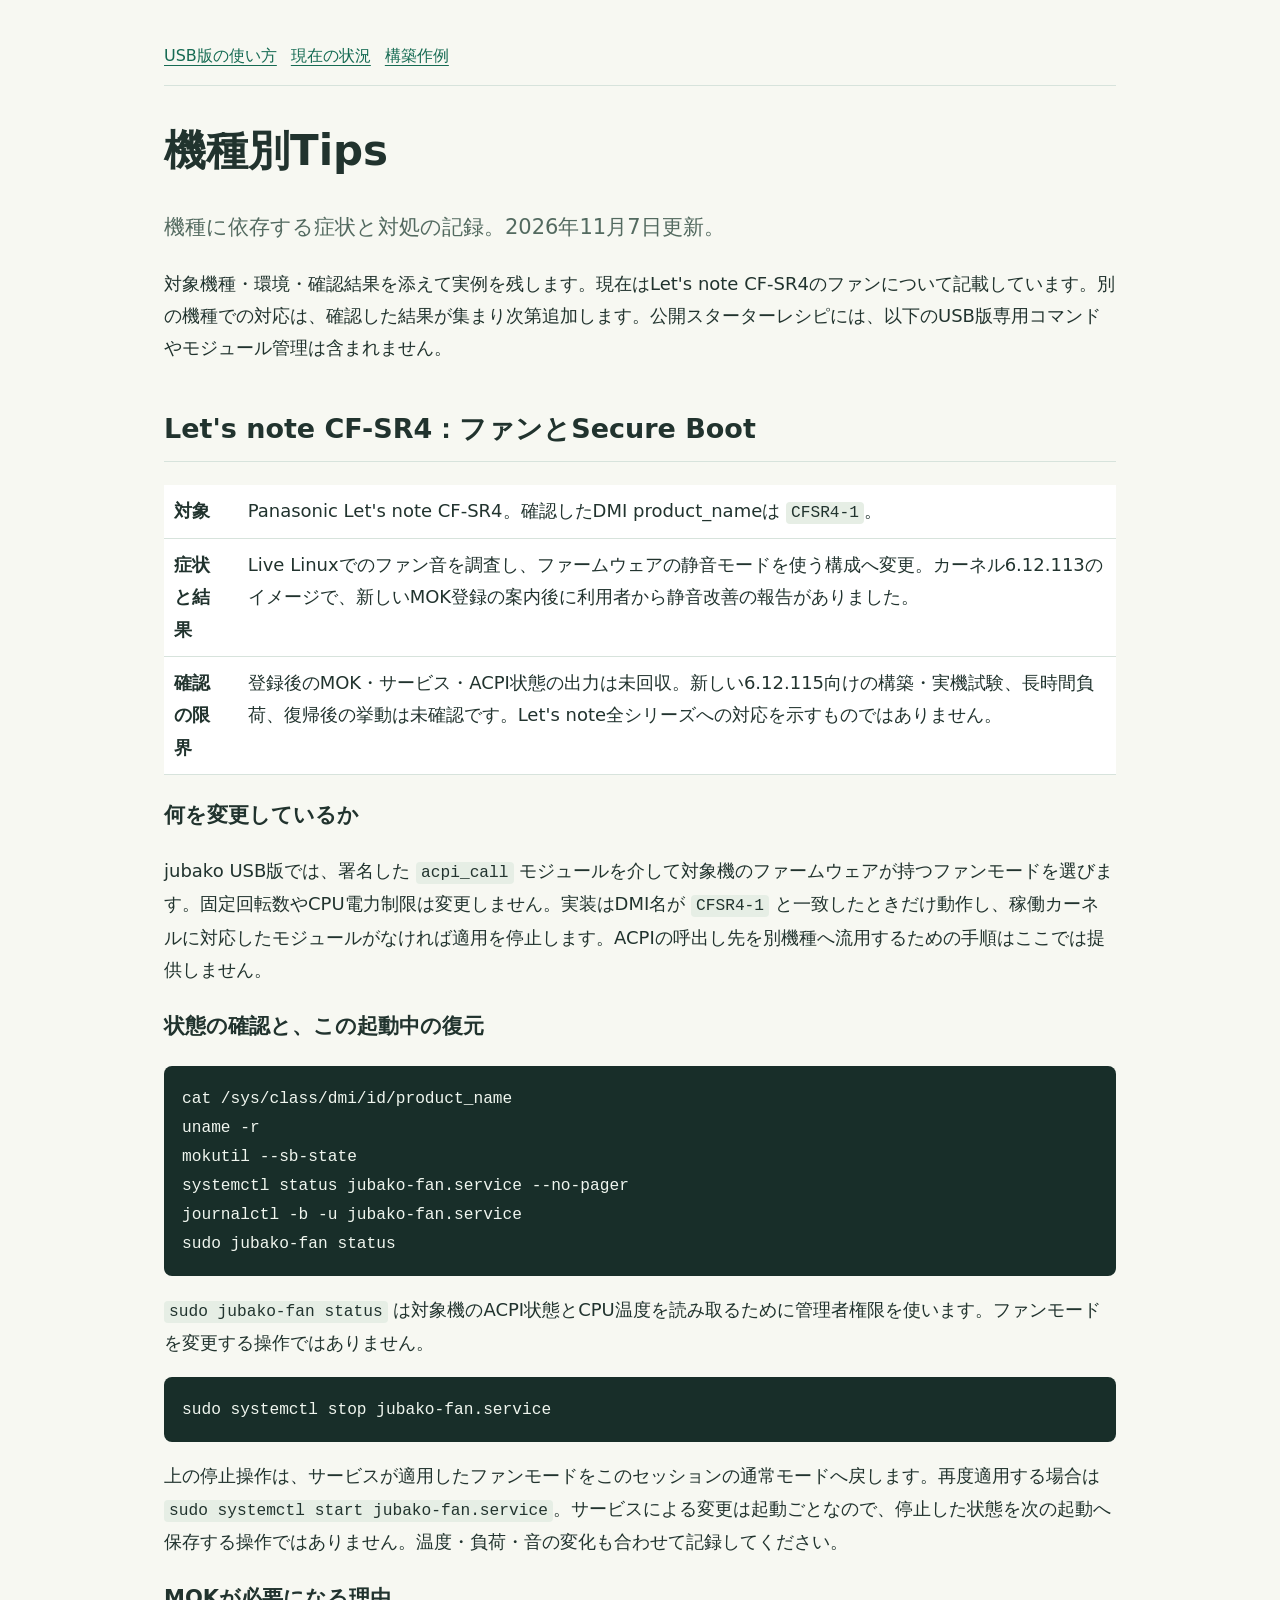
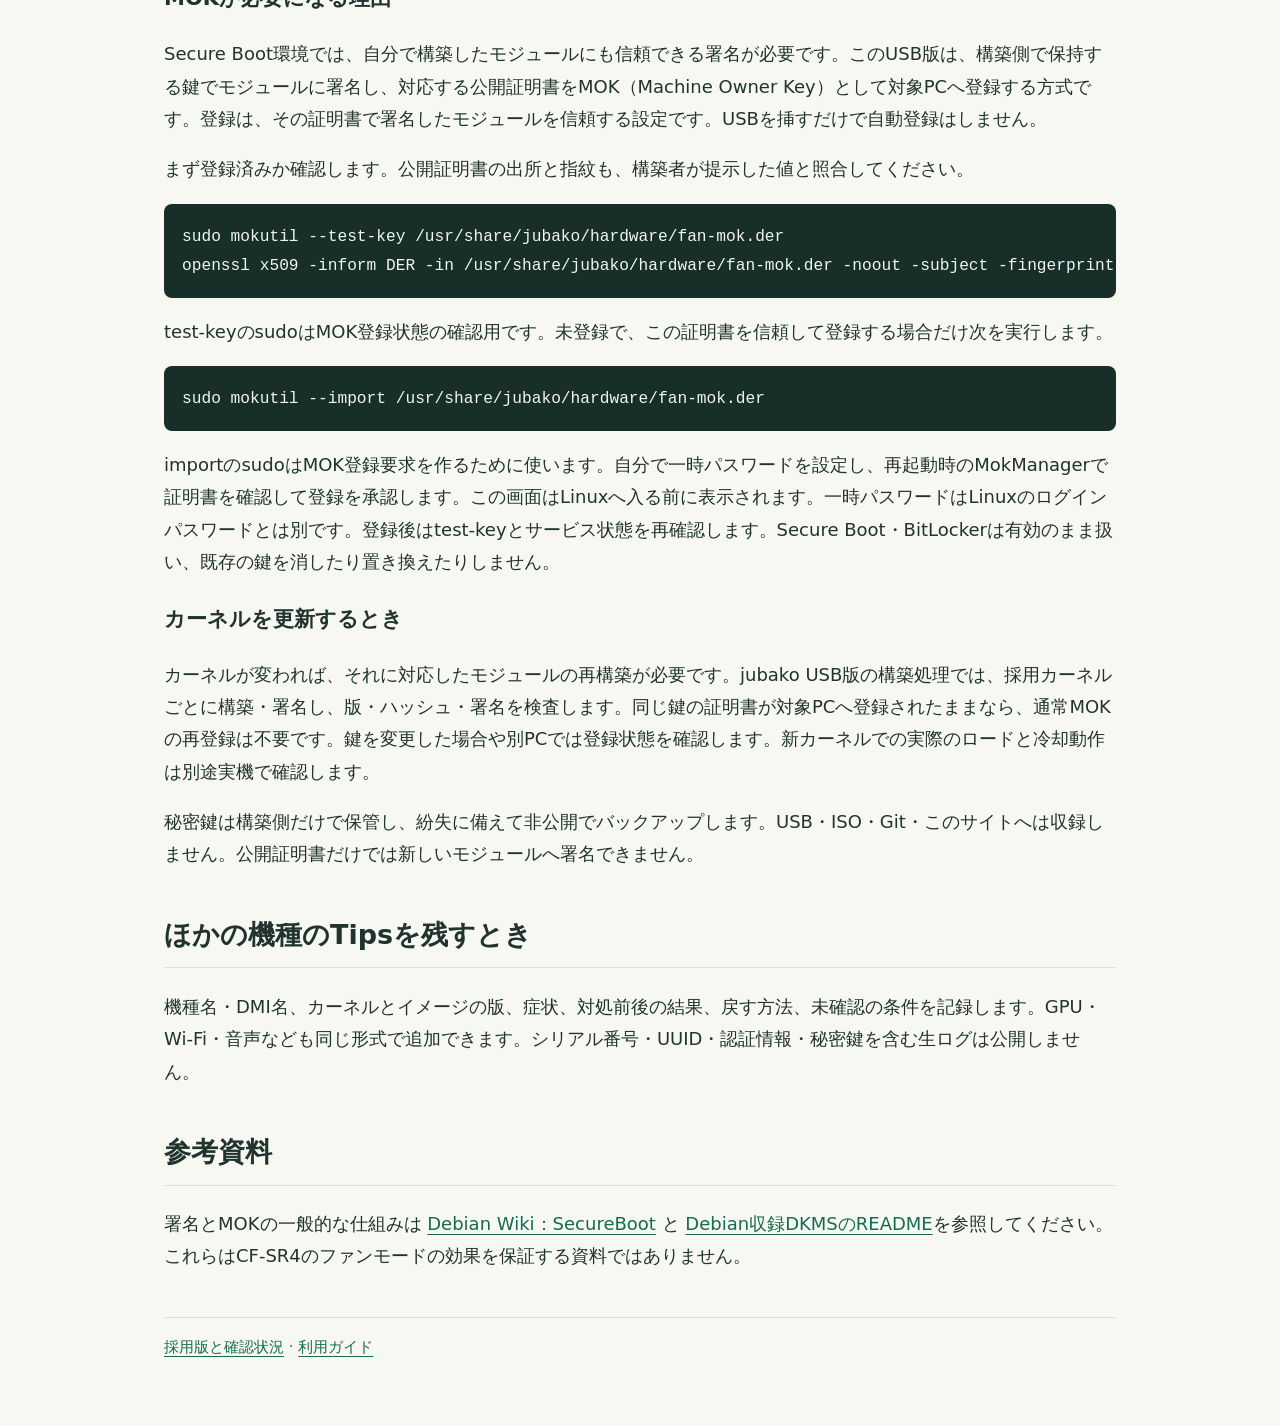
<file: docs/hardware-tips.html>
<!doctype html>
<html lang="ja"><head><meta charset="utf-8"><meta name="viewport" content="width=device-width,initial-scale=1"><title>機種別Tips — jubako</title><link rel="stylesheet" href="style.css"></head><body><main>
<nav aria-label="ガイド"><a href="usage.html">USB版の使い方</a><a href="status.html">現在の状況</a><a href="index.html">構築作例</a></nav>
<h1>機種別Tips</h1>
<p class="lead">機種に依存する症状と対処の記録。2026年11月7日更新。</p>
<p>対象機種・環境・確認結果を添えて実例を残します。現在はLet's note CF-SR4のファンについて記載しています。別の機種での対応は、確認した結果が集まり次第追加します。公開スターターレシピには、以下のUSB版専用コマンドやモジュール管理は含まれません。</p>
<h2 id="cf-sr4">Let's note CF-SR4：ファンとSecure Boot</h2>
<table><tbody><tr><th>対象</th><td>Panasonic Let's note CF-SR4。確認したDMI product_nameは <code>CFSR4-1</code>。</td></tr>
<tr><th>症状と結果</th><td>Live Linuxでのファン音を調査し、ファームウェアの静音モードを使う構成へ変更。カーネル6.12.113のイメージで、新しいMOK登録の案内後に利用者から静音改善の報告がありました。</td></tr>
<tr><th>確認の限界</th><td>登録後のMOK・サービス・ACPI状態の出力は未回収。新しい6.12.115向けの構築・実機試験、長時間負荷、復帰後の挙動は未確認です。Let's note全シリーズへの対応を示すものではありません。</td></tr></tbody></table>
<h3>何を変更しているか</h3>
<p>jubako USB版では、署名した <code>acpi_call</code> モジュールを介して対象機のファームウェアが持つファンモードを選びます。固定回転数やCPU電力制限は変更しません。実装はDMI名が <code>CFSR4-1</code> と一致したときだけ動作し、稼働カーネルに対応したモジュールがなければ適用を停止します。ACPIの呼出し先を別機種へ流用するための手順はここでは提供しません。</p>
<h3>状態の確認と、この起動中の復元</h3>
<pre><code>cat /sys/class/dmi/id/product_name
uname -r
mokutil --sb-state
systemctl status jubako-fan.service --no-pager
journalctl -b -u jubako-fan.service
sudo jubako-fan status</code></pre>
<p><code>sudo jubako-fan status</code> は対象機のACPI状態とCPU温度を読み取るために管理者権限を使います。ファンモードを変更する操作ではありません。</p>
<pre><code>sudo systemctl stop jubako-fan.service</code></pre>
<p>上の停止操作は、サービスが適用したファンモードをこのセッションの通常モードへ戻します。再度適用する場合は <code>sudo systemctl start jubako-fan.service</code>。サービスによる変更は起動ごとなので、停止した状態を次の起動へ保存する操作ではありません。温度・負荷・音の変化も合わせて記録してください。</p>
<h3>MOKが必要になる理由</h3>
<p>Secure Boot環境では、自分で構築したモジュールにも信頼できる署名が必要です。このUSB版は、構築側で保持する鍵でモジュールに署名し、対応する公開証明書をMOK（Machine Owner Key）として対象PCへ登録する方式です。登録は、その証明書で署名したモジュールを信頼する設定です。USBを挿すだけで自動登録はしません。</p>
<p>まず登録済みか確認します。公開証明書の出所と指紋も、構築者が提示した値と照合してください。</p>
<pre><code>sudo mokutil --test-key /usr/share/jubako/hardware/fan-mok.der
openssl x509 -inform DER -in /usr/share/jubako/hardware/fan-mok.der -noout -subject -fingerprint -sha256</code></pre>
<p>test-keyのsudoはMOK登録状態の確認用です。未登録で、この証明書を信頼して登録する場合だけ次を実行します。</p>
<pre><code>sudo mokutil --import /usr/share/jubako/hardware/fan-mok.der</code></pre>
<p>importのsudoはMOK登録要求を作るために使います。自分で一時パスワードを設定し、再起動時のMokManagerで証明書を確認して登録を承認します。この画面はLinuxへ入る前に表示されます。一時パスワードはLinuxのログインパスワードとは別です。登録後はtest-keyとサービス状態を再確認します。Secure Boot・BitLockerは有効のまま扱い、既存の鍵を消したり置き換えたりしません。</p>
<h3>カーネルを更新するとき</h3>
<p>カーネルが変われば、それに対応したモジュールの再構築が必要です。jubako USB版の構築処理では、採用カーネルごとに構築・署名し、版・ハッシュ・署名を検査します。同じ鍵の証明書が対象PCへ登録されたままなら、通常MOKの再登録は不要です。鍵を変更した場合や別PCでは登録状態を確認します。新カーネルでの実際のロードと冷却動作は別途実機で確認します。</p>
<p>秘密鍵は構築側だけで保管し、紛失に備えて非公開でバックアップします。USB・ISO・Git・このサイトへは収録しません。公開証明書だけでは新しいモジュールへ署名できません。</p>
<h2 id="report">ほかの機種のTipsを残すとき</h2>
<p>機種名・DMI名、カーネルとイメージの版、症状、対処前後の結果、戻す方法、未確認の条件を記録します。GPU・Wi-Fi・音声なども同じ形式で追加できます。シリアル番号・UUID・認証情報・秘密鍵を含む生ログは公開しません。</p>
<h2>参考資料</h2>
<p>署名とMOKの一般的な仕組みは <a href="https://wiki.debian.org/SecureBoot">Debian Wiki：SecureBoot</a> と <a href="https://sources.debian.org/src/dkms/3.2.2-1~deb13u1/README.md">Debian収録DKMSのREADME</a>を参照してください。これらはCF-SR4のファンモードの効果を保証する資料ではありません。</p>
<footer><a href="status.html">採用版と確認状況</a> · <a href="usage.html">利用ガイド</a></footer>
</main></body></html>
</file>
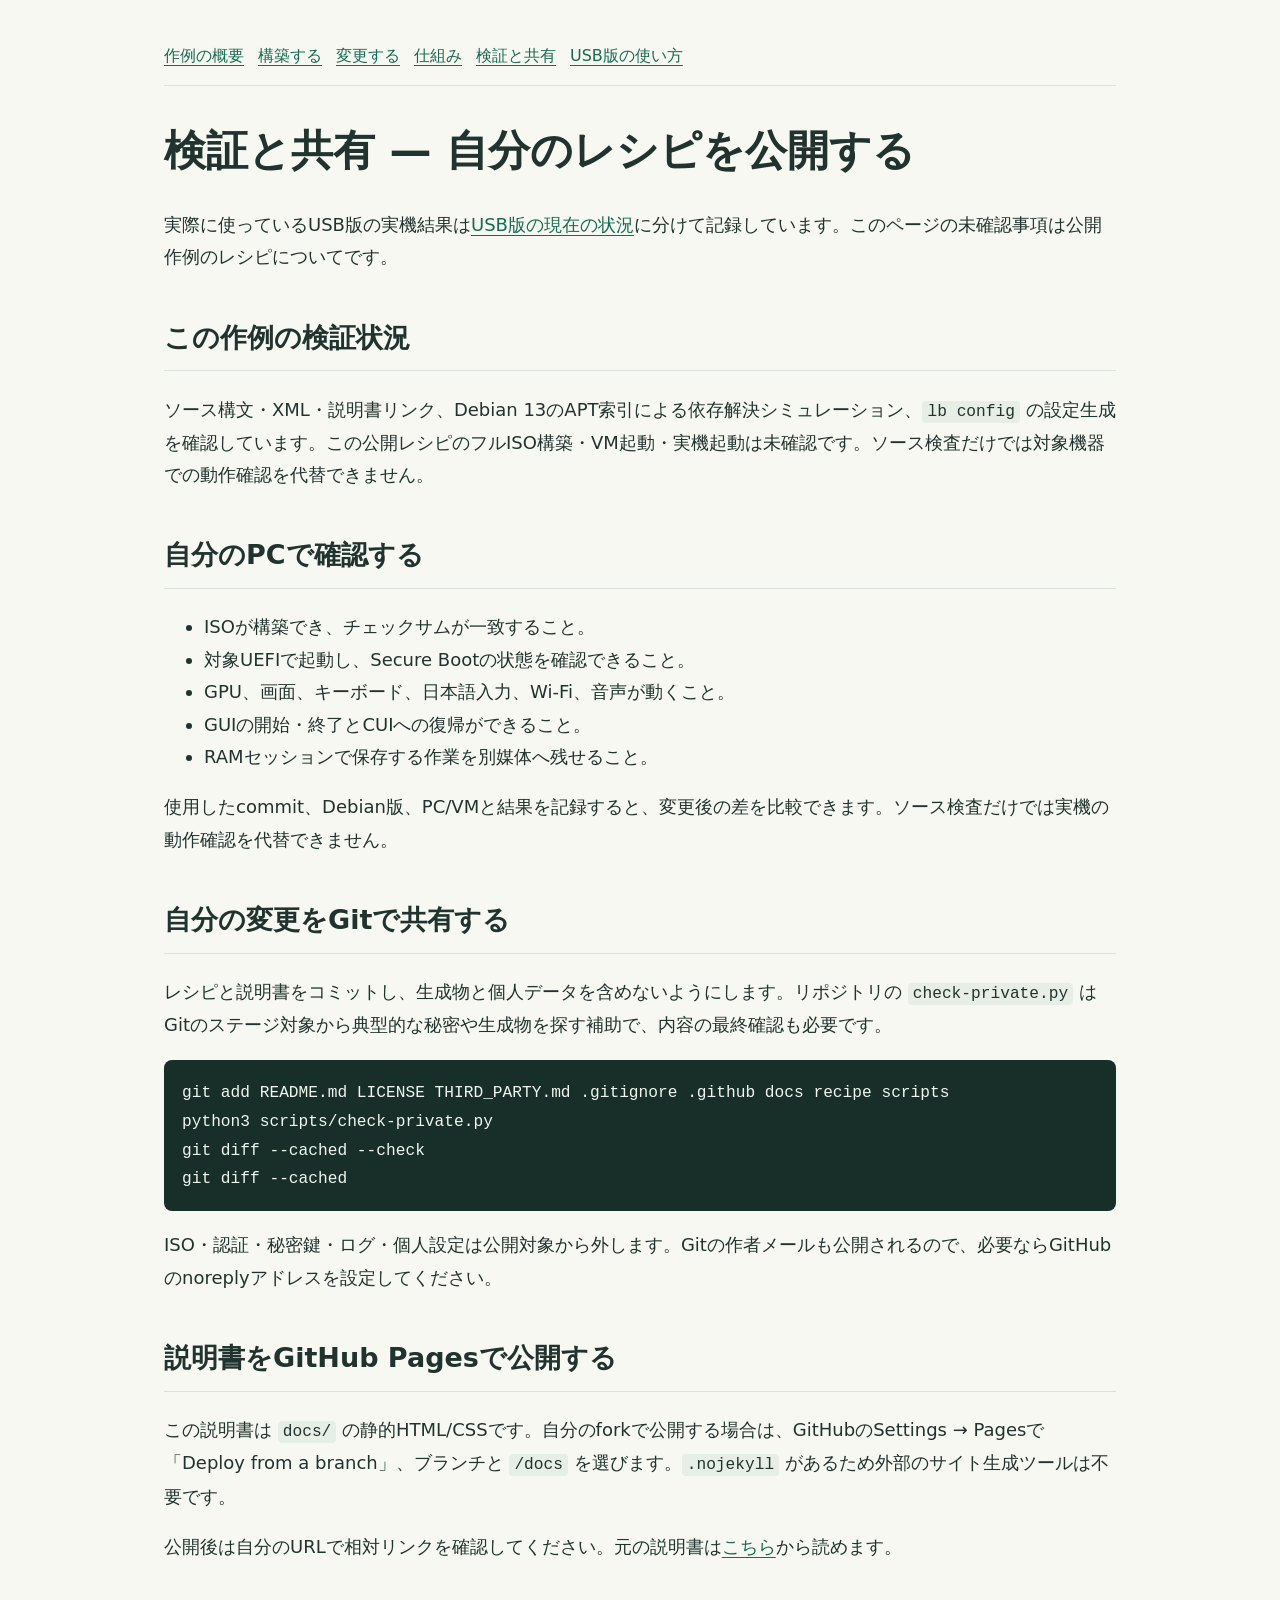
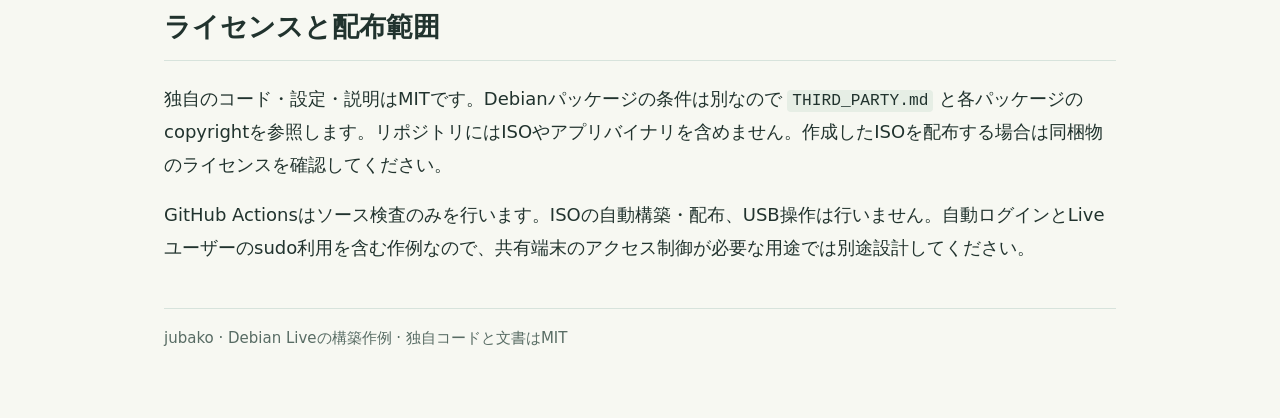
<file: docs/publishing.html>
<!doctype html>
<html lang="ja"><head><meta charset="utf-8"><meta name="viewport" content="width=device-width,initial-scale=1"><title>検証と共有 — 自分のレシピを公開する</title><link rel="stylesheet" href="style.css"></head><body><main><nav aria-label="ガイド"><a href="index.html">作例の概要</a><a href="getting-started.html">構築する</a><a href="customize.html">変更する</a><a href="architecture.html">仕組み</a><a href="publishing.html">検証と共有</a><a href="usage.html">USB版の使い方</a></nav><h1>検証と共有 — 自分のレシピを公開する</h1>
<p>実際に使っているUSB版の実機結果は<a href="status.html">USB版の現在の状況</a>に分けて記録しています。このページの未確認事項は公開作例のレシピについてです。</p>
<h2>この作例の検証状況</h2><p>ソース構文・XML・説明書リンク、Debian 13のAPT索引による依存解決シミュレーション、<code>lb config</code> の設定生成を確認しています。この公開レシピのフルISO構築・VM起動・実機起動は未確認です。ソース検査だけでは対象機器での動作確認を代替できません。</p>
<h2>自分のPCで確認する</h2><ul><li>ISOが構築でき、チェックサムが一致すること。</li><li>対象UEFIで起動し、Secure Bootの状態を確認できること。</li><li>GPU、画面、キーボード、日本語入力、Wi-Fi、音声が動くこと。</li><li>GUIの開始・終了とCUIへの復帰ができること。</li><li>RAMセッションで保存する作業を別媒体へ残せること。</li></ul><p>使用したcommit、Debian版、PC/VMと結果を記録すると、変更後の差を比較できます。ソース検査だけでは実機の動作確認を代替できません。</p>
<h2>自分の変更をGitで共有する</h2><p>レシピと説明書をコミットし、生成物と個人データを含めないようにします。リポジトリの <code>check-private.py</code> はGitのステージ対象から典型的な秘密や生成物を探す補助で、内容の最終確認も必要です。</p>
<pre><code>git add README.md LICENSE THIRD_PARTY.md .gitignore .github docs recipe scripts
python3 scripts/check-private.py
git diff --cached --check
git diff --cached</code></pre><p>ISO・認証・秘密鍵・ログ・個人設定は公開対象から外します。Gitの作者メールも公開されるので、必要ならGitHubのnoreplyアドレスを設定してください。</p>
<h2>説明書をGitHub Pagesで公開する</h2><p>この説明書は <code>docs/</code> の静的HTML/CSSです。自分のforkで公開する場合は、GitHubのSettings → Pagesで「Deploy from a branch」、ブランチと <code>/docs</code> を選びます。<code>.nojekyll</code> があるため外部のサイト生成ツールは不要です。</p><p>公開後は自分のURLで相対リンクを確認してください。元の説明書は<a href="https://cm3.github.io/jubako/">こちら</a>から読めます。</p>
<h2>ライセンスと配布範囲</h2><p>独自のコード・設定・説明はMITです。Debianパッケージの条件は別なので <code>THIRD_PARTY.md</code> と各パッケージのcopyrightを参照します。リポジトリにはISOやアプリバイナリを含めません。作成したISOを配布する場合は同梱物のライセンスを確認してください。</p>
<p>GitHub Actionsはソース検査のみを行います。ISOの自動構築・配布、USB操作は行いません。自動ログインとLiveユーザーのsudo利用を含む作例なので、共有端末のアクセス制御が必要な用途では別途設計してください。</p>
<footer>jubako · Debian Liveの構築作例 · 独自コードと文書はMIT</footer></main></body></html>
</file>
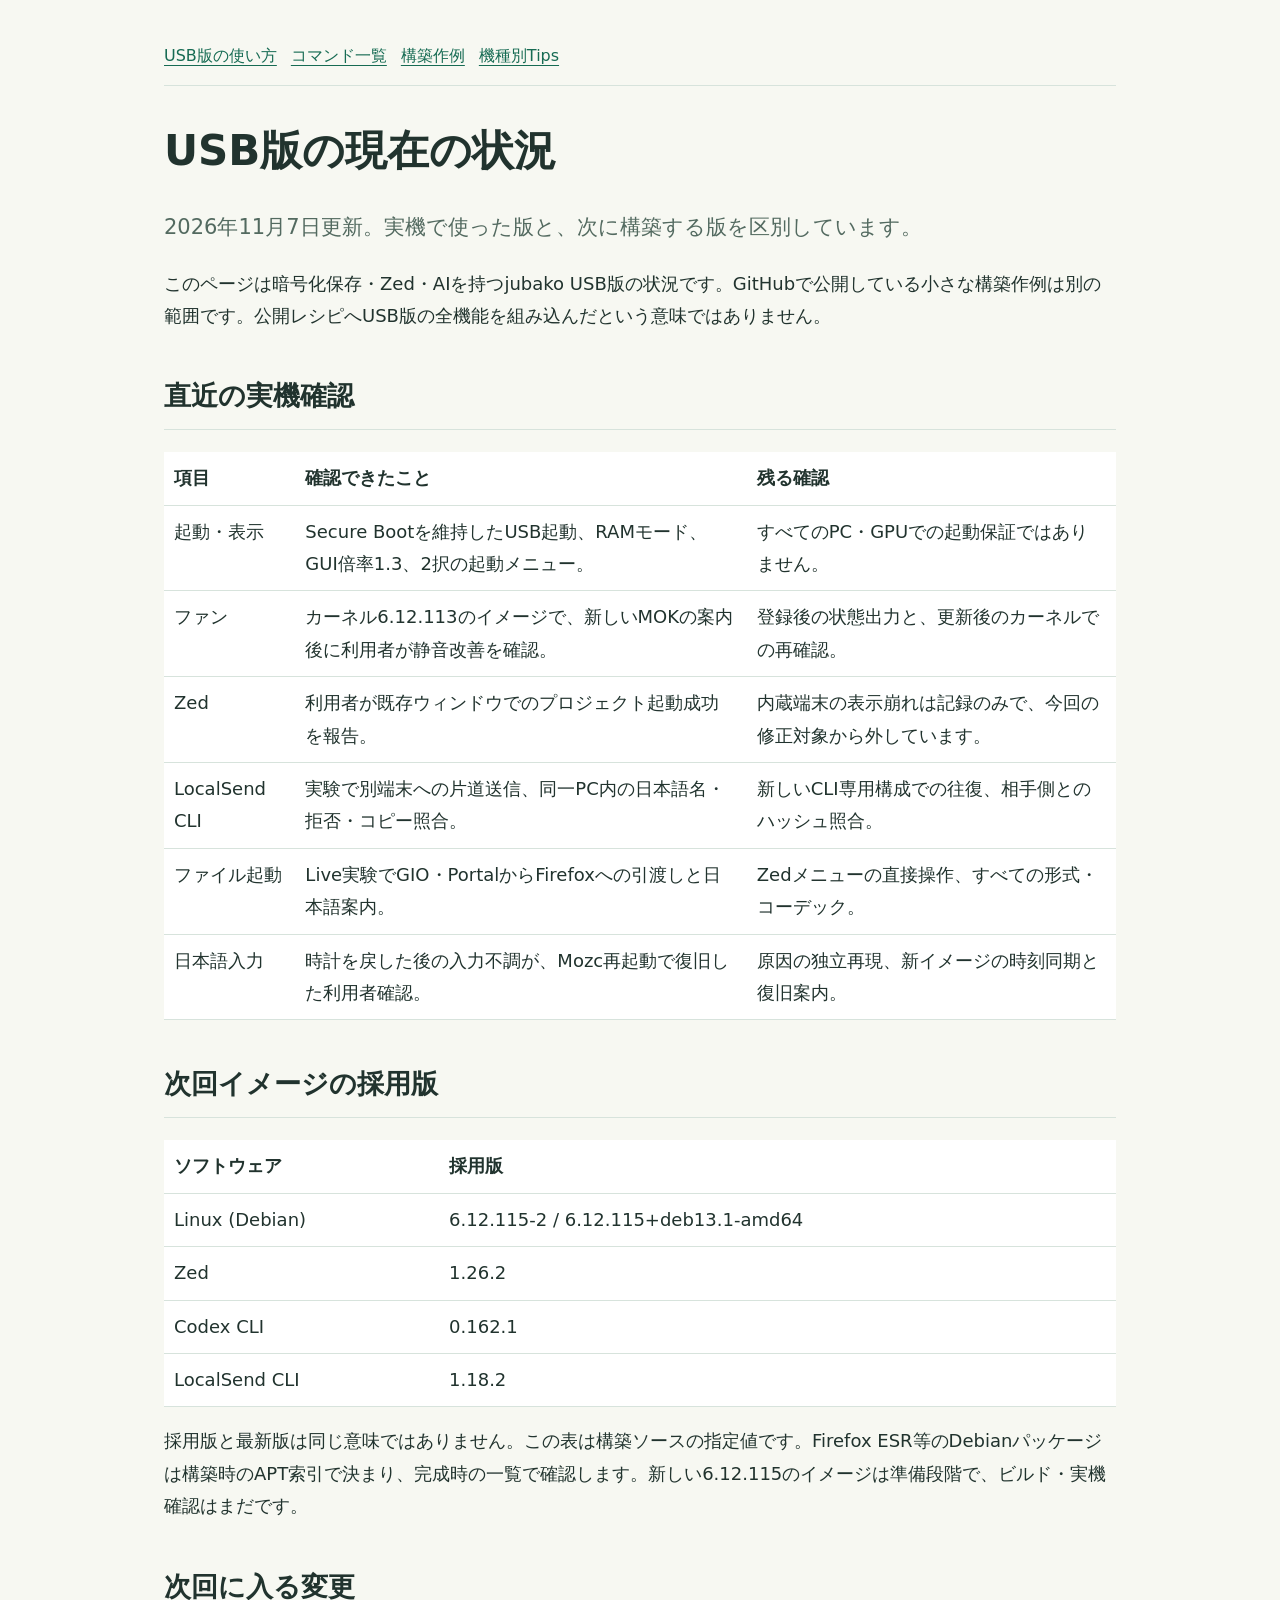
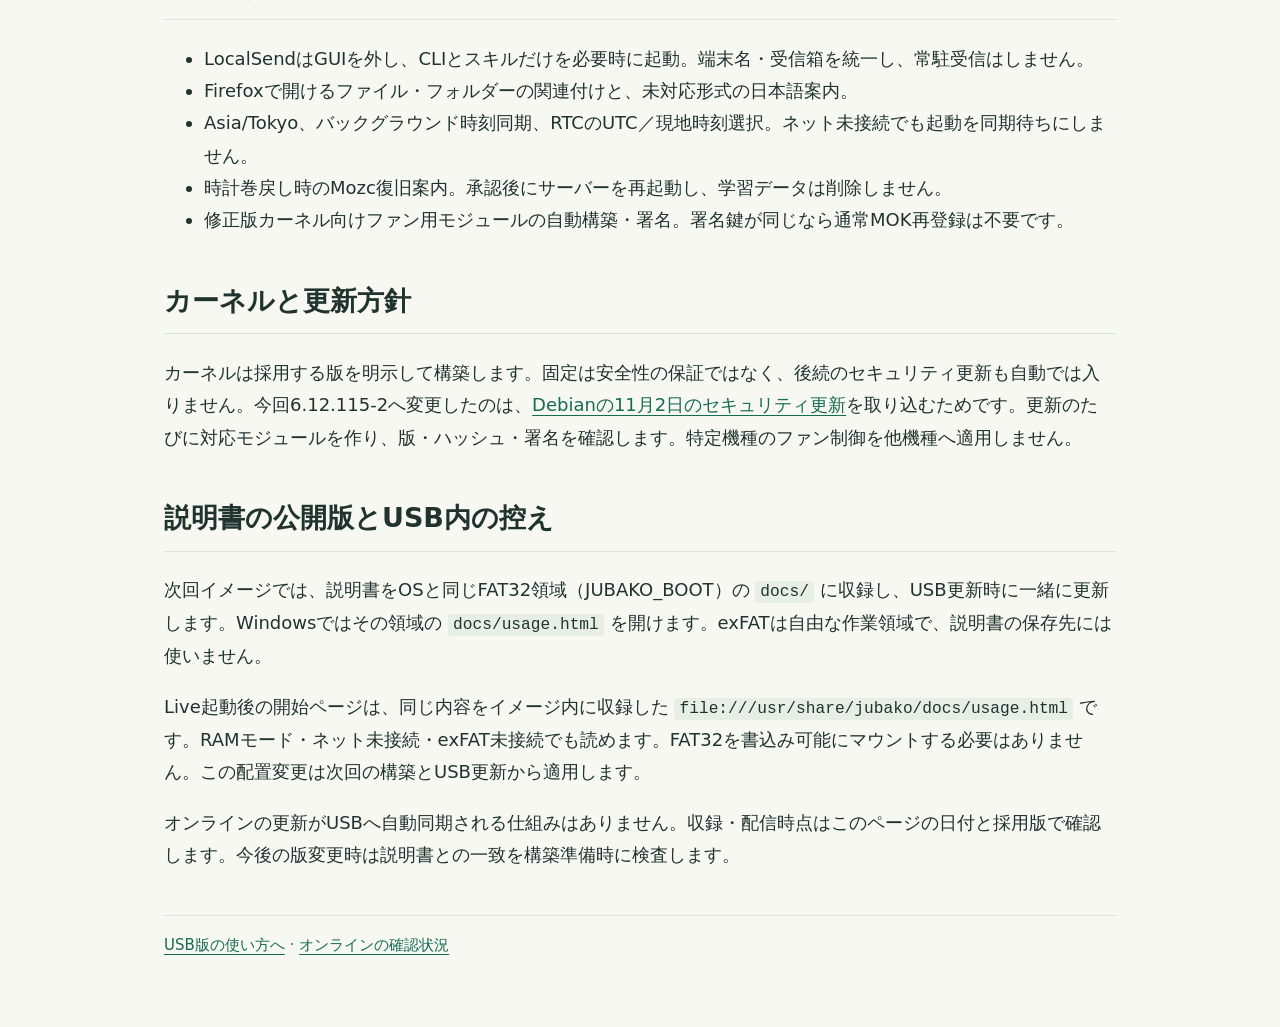
<file: docs/status.html>
<!doctype html>
<html lang="ja"><head><meta charset="utf-8"><meta name="viewport" content="width=device-width,initial-scale=1"><title>USB版の現在の状況 — jubako</title><link rel="stylesheet" href="style.css"></head><body><main>
<nav aria-label="ガイド"><a href="usage.html">USB版の使い方</a><a href="commands.html">コマンド一覧</a><a href="index.html">構築作例</a><a href="hardware-tips.html">機種別Tips</a></nav>
<h1>USB版の現在の状況</h1>
<p class="lead">2026年11月7日更新。実機で使った版と、次に構築する版を区別しています。</p>
<p>このページは暗号化保存・Zed・AIを持つjubako USB版の状況です。GitHubで公開している小さな構築作例は別の範囲です。公開レシピへUSB版の全機能を組み込んだという意味ではありません。</p>
<h2>直近の実機確認</h2>
<table><thead><tr><th>項目</th><th>確認できたこと</th><th>残る確認</th></tr></thead><tbody>
<tr><td>起動・表示</td><td>Secure Bootを維持したUSB起動、RAMモード、GUI倍率1.3、2択の起動メニュー。</td><td>すべてのPC・GPUでの起動保証ではありません。</td></tr>
<tr><td>ファン</td><td>カーネル6.12.113のイメージで、新しいMOKの案内後に利用者が静音改善を確認。</td><td>登録後の状態出力と、更新後のカーネルでの再確認。</td></tr>
<tr><td>Zed</td><td>利用者が既存ウィンドウでのプロジェクト起動成功を報告。</td><td>内蔵端末の表示崩れは記録のみで、今回の修正対象から外しています。</td></tr>
<tr><td>LocalSend CLI</td><td>実験で別端末への片道送信、同一PC内の日本語名・拒否・コピー照合。</td><td>新しいCLI専用構成での往復、相手側とのハッシュ照合。</td></tr>
<tr><td>ファイル起動</td><td>Live実験でGIO・PortalからFirefoxへの引渡しと日本語案内。</td><td>Zedメニューの直接操作、すべての形式・コーデック。</td></tr>
<tr><td>日本語入力</td><td>時計を戻した後の入力不調が、Mozc再起動で復旧した利用者確認。</td><td>原因の独立再現、新イメージの時刻同期と復旧案内。</td></tr>
</tbody></table>
<h2>次回イメージの採用版</h2>
<!-- BUILD-TARGETS:START -->
<table><thead><tr><th>ソフトウェア</th><th>採用版</th></tr></thead><tbody>
<tr><td>Linux (Debian)</td><td>6.12.115-2 / 6.12.115+deb13.1-amd64</td></tr>
<tr><td>Zed</td><td>1.26.2</td></tr>
<tr><td>Codex CLI</td><td>0.162.1</td></tr>
<tr><td>LocalSend CLI</td><td>1.18.2</td></tr>
</tbody></table>
<!-- BUILD-TARGETS:END -->
<p>採用版と最新版は同じ意味ではありません。この表は構築ソースの指定値です。Firefox ESR等のDebianパッケージは構築時のAPT索引で決まり、完成時の一覧で確認します。新しい6.12.115のイメージは準備段階で、ビルド・実機確認はまだです。</p>
<h2>次回に入る変更</h2>
<ul><li>LocalSendはGUIを外し、CLIとスキルだけを必要時に起動。端末名・受信箱を統一し、常駐受信はしません。</li><li>Firefoxで開けるファイル・フォルダーの関連付けと、未対応形式の日本語案内。</li><li>Asia/Tokyo、バックグラウンド時刻同期、RTCのUTC／現地時刻選択。ネット未接続でも起動を同期待ちにしません。</li><li>時計巻戻し時のMozc復旧案内。承認後にサーバーを再起動し、学習データは削除しません。</li><li>修正版カーネル向けファン用モジュールの自動構築・署名。署名鍵が同じなら通常MOK再登録は不要です。</li></ul>
<h2>カーネルと更新方針</h2>
<p>カーネルは採用する版を明示して構築します。固定は安全性の保証ではなく、後続のセキュリティ更新も自動では入りません。今回6.12.115-2へ変更したのは、<a href="https://lists.debian.org/debian-security-announce/2026/msg00521.html">Debianの11月2日のセキュリティ更新</a>を取り込むためです。更新のたびに対応モジュールを作り、版・ハッシュ・署名を確認します。特定機種のファン制御を他機種へ適用しません。</p>
<h2>説明書の公開版とUSB内の控え</h2>
<p>次回イメージでは、説明書をOSと同じFAT32領域（JUBAKO_BOOT）の <code>docs/</code> に収録し、USB更新時に一緒に更新します。Windowsではその領域の <code>docs/usage.html</code> を開けます。exFATは自由な作業領域で、説明書の保存先には使いません。</p>
<p>Live起動後の開始ページは、同じ内容をイメージ内に収録した <code>file:///usr/share/jubako/docs/usage.html</code> です。RAMモード・ネット未接続・exFAT未接続でも読めます。FAT32を書込み可能にマウントする必要はありません。この配置変更は次回の構築とUSB更新から適用します。</p>
<p>オンラインの更新がUSBへ自動同期される仕組みはありません。収録・配信時点はこのページの日付と採用版で確認します。今後の版変更時は説明書との一致を構築準備時に検査します。</p>
<footer><a href="usage.html">USB版の使い方へ</a> · <a href="https://cm3.github.io/jubako/status.html">オンラインの確認状況</a></footer>
</main></body></html>
</file>
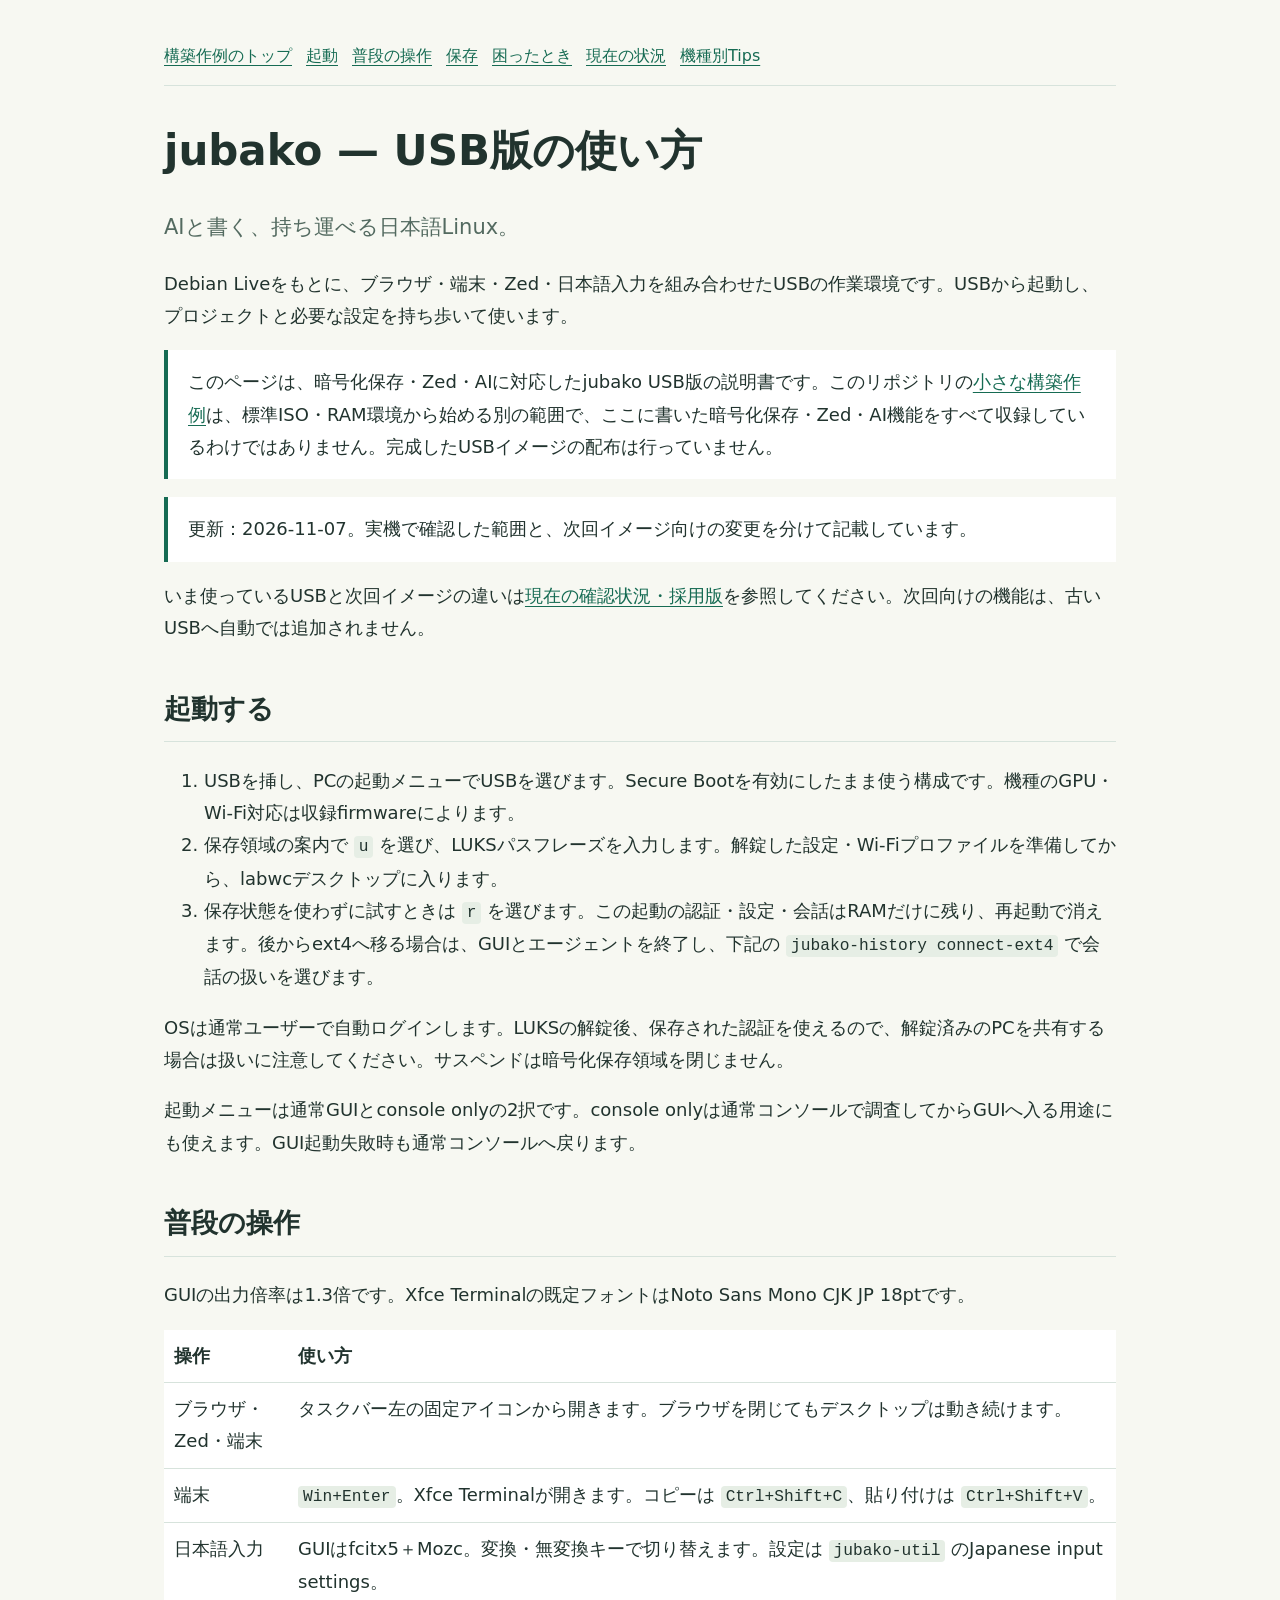
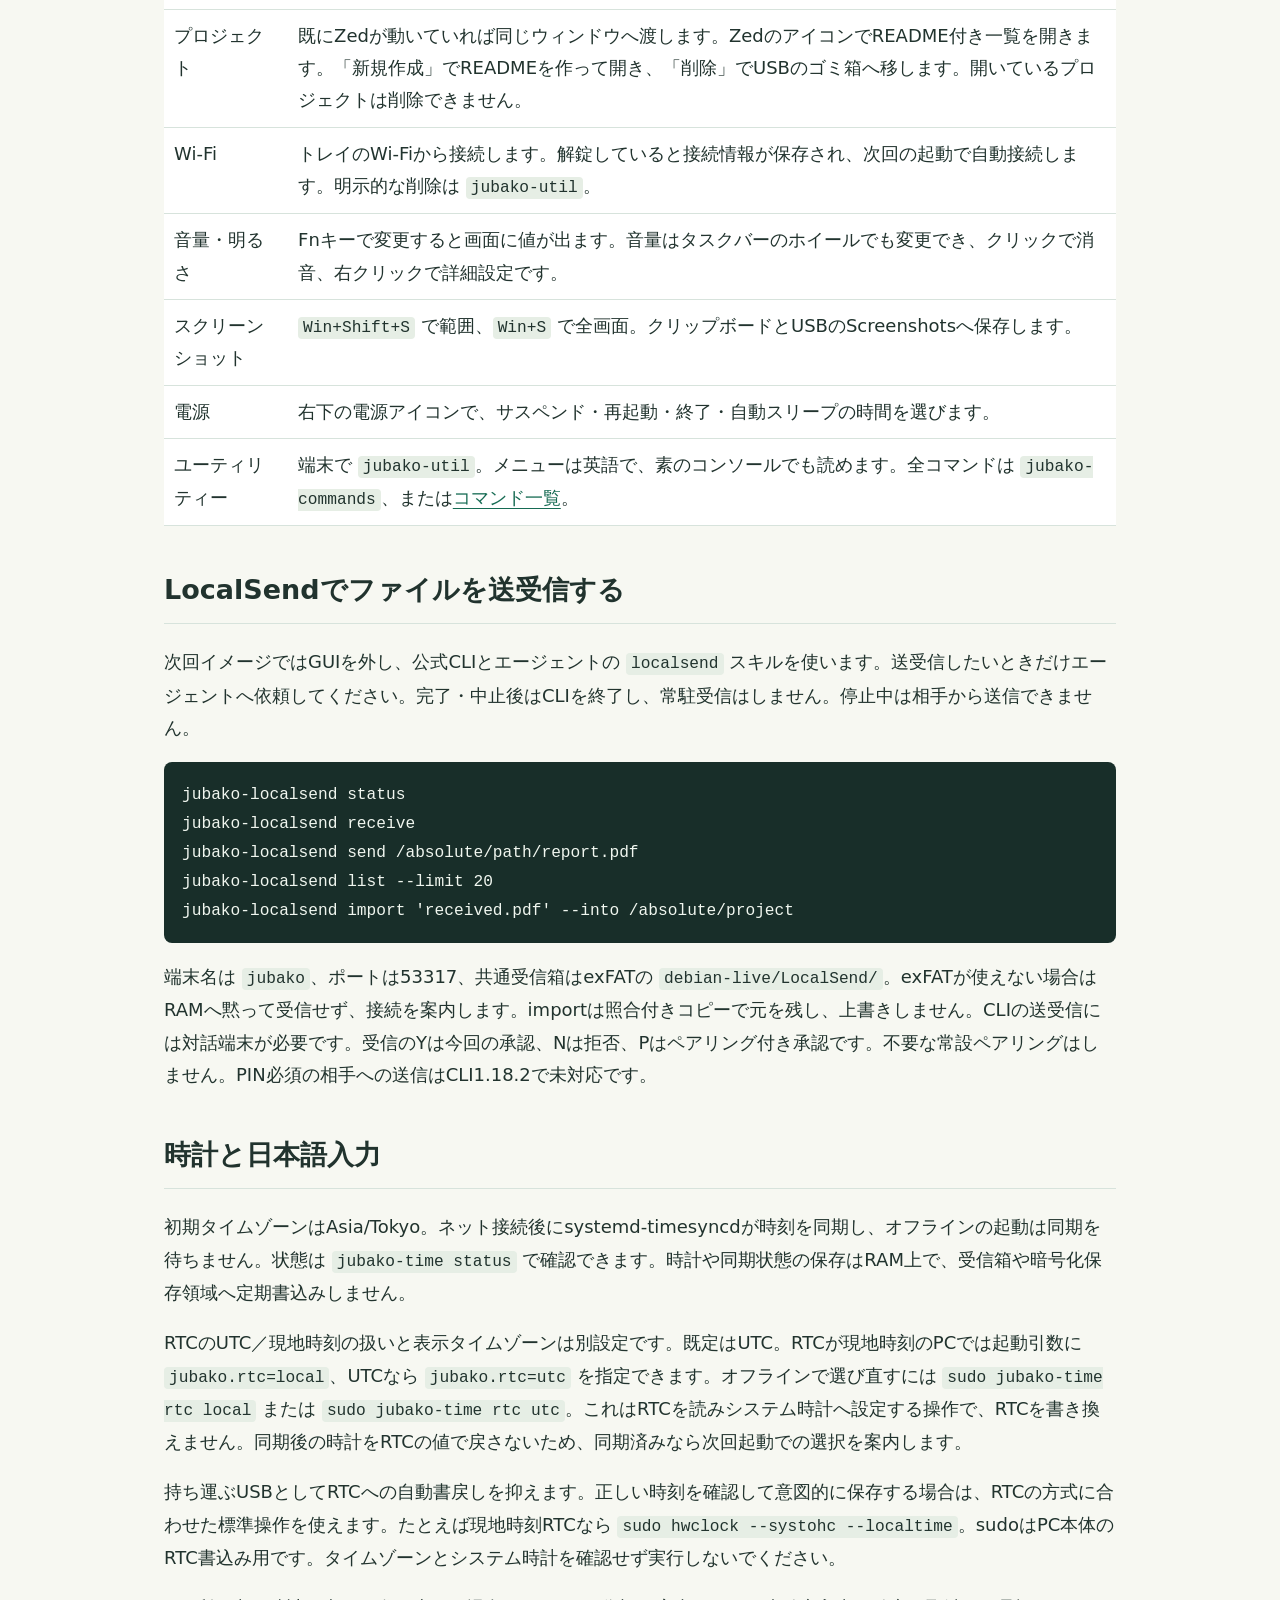
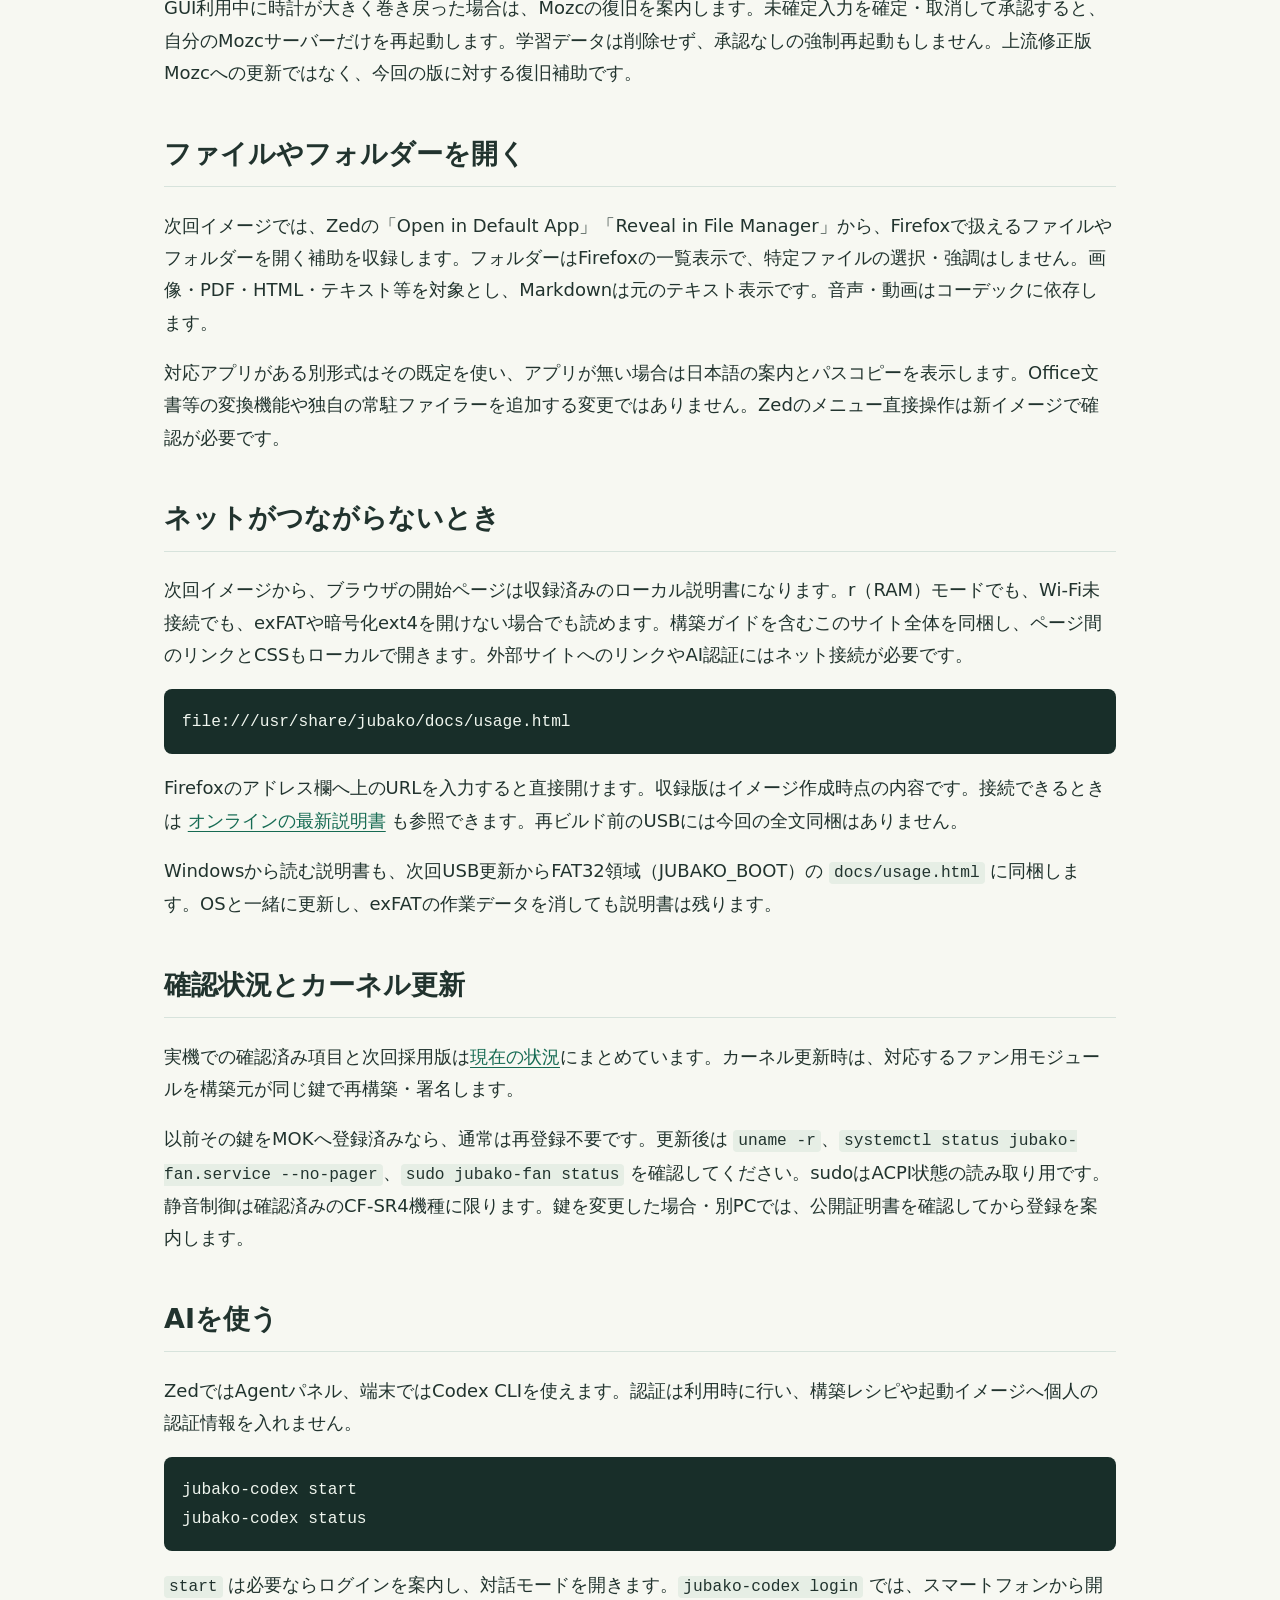
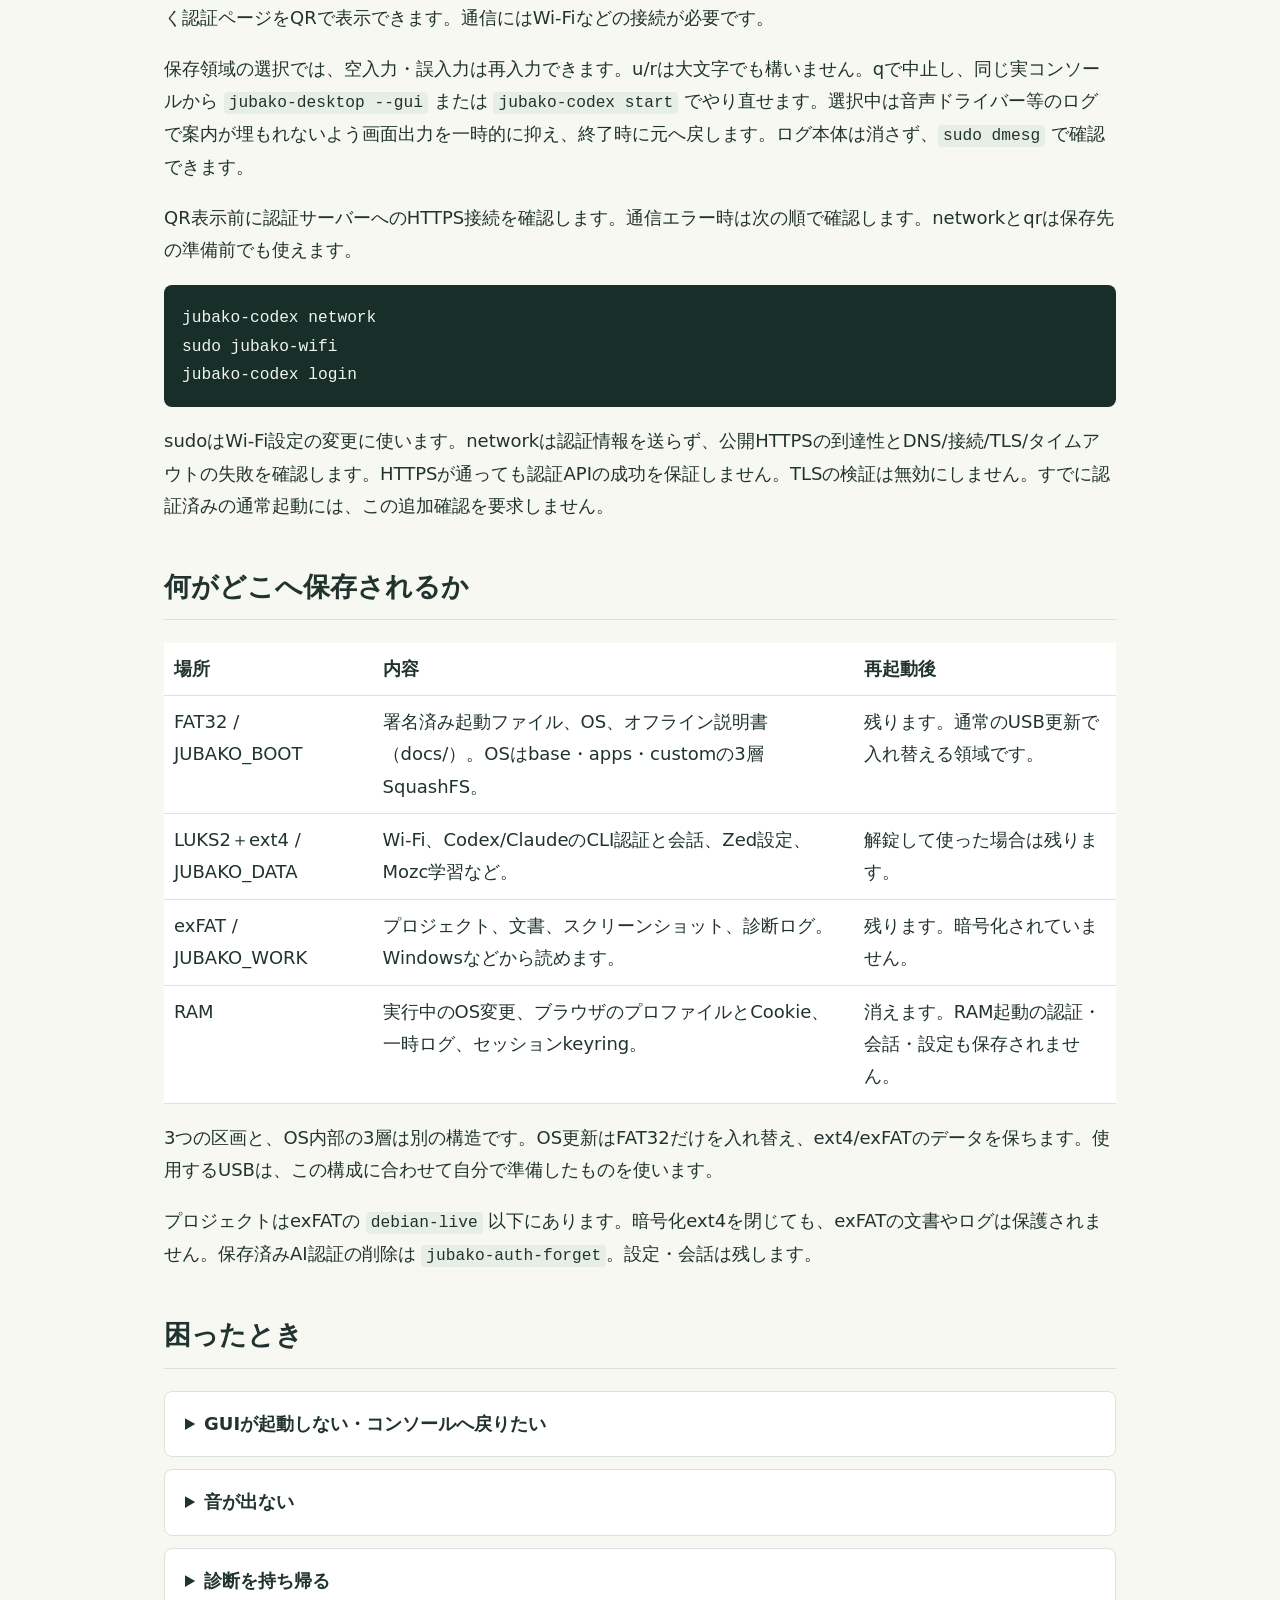
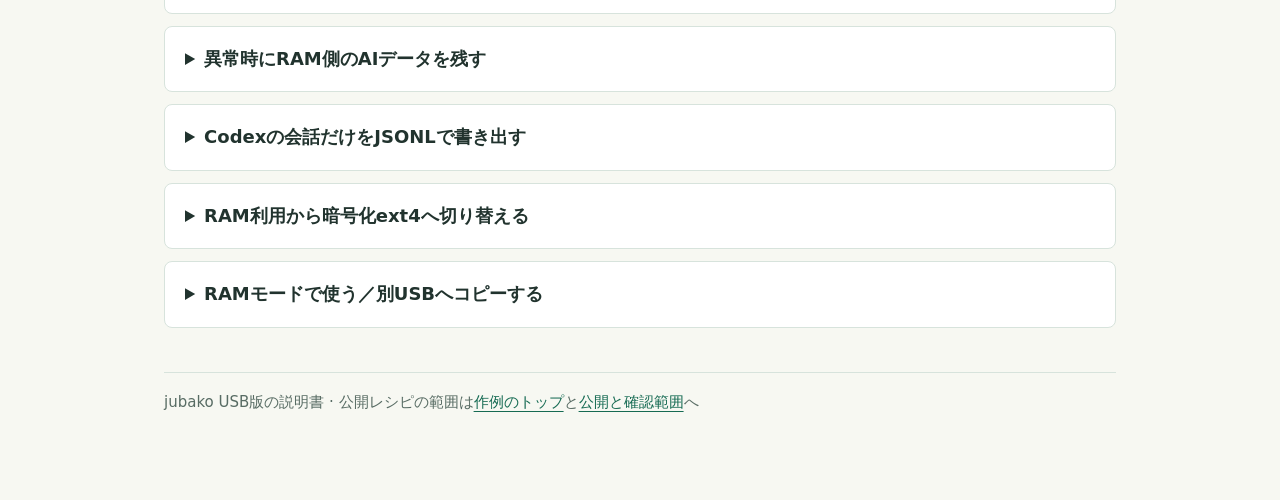
<file: docs/usage.html>
<!doctype html>
<html lang="ja"><head><meta charset="utf-8"><meta name="viewport" content="width=device-width,initial-scale=1"><title>jubako — USB版の使い方</title><link rel="stylesheet" href="style.css"></head><body><main>
<nav aria-label="説明書"><a href="index.html">構築作例のトップ</a><a href="#start">起動</a><a href="#desktop">普段の操作</a><a href="#storage">保存</a><a href="#recovery">困ったとき</a><a href="status.html">現在の状況</a><a href="hardware-tips.html">機種別Tips</a></nav>
<h1>jubako — USB版の使い方</h1>
<p class="lead">AIと書く、持ち運べる日本語Linux。</p>
<p>Debian Liveをもとに、ブラウザ・端末・Zed・日本語入力を組み合わせたUSBの作業環境です。USBから起動し、プロジェクトと必要な設定を持ち歩いて使います。</p>
<p class="note">このページは、暗号化保存・Zed・AIに対応したjubako USB版の説明書です。このリポジトリの<a href="getting-started.html">小さな構築作例</a>は、標準ISO・RAM環境から始める別の範囲で、ここに書いた暗号化保存・Zed・AI機能をすべて収録しているわけではありません。完成したUSBイメージの配布は行っていません。</p>
<p class="note">更新：2026-11-07。実機で確認した範囲と、次回イメージ向けの変更を分けて記載しています。</p>
<p>いま使っているUSBと次回イメージの違いは<a href="status.html">現在の確認状況・採用版</a>を参照してください。次回向けの機能は、古いUSBへ自動では追加されません。</p>
<h2 id="start">起動する</h2>
<ol><li>USBを挿し、PCの起動メニューでUSBを選びます。Secure Bootを有効にしたまま使う構成です。機種のGPU・Wi-Fi対応は収録firmwareによります。</li>
<li>保存領域の案内で <code>u</code> を選び、LUKSパスフレーズを入力します。解錠した設定・Wi-Fiプロファイルを準備してから、labwcデスクトップに入ります。</li>
<li>保存状態を使わずに試すときは <code>r</code> を選びます。この起動の認証・設定・会話はRAMだけに残り、再起動で消えます。後からext4へ移る場合は、GUIとエージェントを終了し、下記の <code>jubako-history connect-ext4</code> で会話の扱いを選びます。</li></ol>
<p>OSは通常ユーザーで自動ログインします。LUKSの解錠後、保存された認証を使えるので、解錠済みのPCを共有する場合は扱いに注意してください。サスペンドは暗号化保存領域を閉じません。</p>
<p>起動メニューは通常GUIとconsole onlyの2択です。console onlyは通常コンソールで調査してからGUIへ入る用途にも使えます。GUI起動失敗時も通常コンソールへ戻ります。</p><h2 id="desktop">普段の操作</h2><p>GUIの出力倍率は1.3倍です。Xfce Terminalの既定フォントはNoto Sans Mono CJK JP 18ptです。</p>
<div class="scroll"><table><thead><tr><th>操作</th><th>使い方</th></tr></thead><tbody>
<tr><td>ブラウザ・Zed・端末</td><td>タスクバー左の固定アイコンから開きます。ブラウザを閉じてもデスクトップは動き続けます。</td></tr>
<tr><td>端末</td><td><code>Win+Enter</code>。Xfce Terminalが開きます。コピーは <code>Ctrl+Shift+C</code>、貼り付けは <code>Ctrl+Shift+V</code>。</td></tr>
<tr><td>日本語入力</td><td>GUIはfcitx5＋Mozc。変換・無変換キーで切り替えます。設定は <code>jubako-util</code> のJapanese input settings。</td></tr>
<tr><td>プロジェクト</td><td>既にZedが動いていれば同じウィンドウへ渡します。ZedのアイコンでREADME付き一覧を開きます。「新規作成」でREADMEを作って開き、「削除」でUSBのゴミ箱へ移します。開いているプロジェクトは削除できません。</td></tr>
<tr><td>Wi-Fi</td><td>トレイのWi-Fiから接続します。解錠していると接続情報が保存され、次回の起動で自動接続します。明示的な削除は <code>jubako-util</code>。</td></tr>
<tr><td>音量・明るさ</td><td>Fnキーで変更すると画面に値が出ます。音量はタスクバーのホイールでも変更でき、クリックで消音、右クリックで詳細設定です。</td></tr>
<tr><td>スクリーンショット</td><td><code>Win+Shift+S</code> で範囲、<code>Win+S</code> で全画面。クリップボードとUSBのScreenshotsへ保存します。</td></tr>
<tr><td>電源</td><td>右下の電源アイコンで、サスペンド・再起動・終了・自動スリープの時間を選びます。</td></tr>
<tr><td>ユーティリティー</td><td>端末で <code>jubako-util</code>。メニューは英語で、素のコンソールでも読めます。全コマンドは <code>jubako-commands</code>、または<a href="commands.html">コマンド一覧</a>。</td></tr>
</tbody></table></div>
<h2>LocalSendでファイルを送受信する</h2>
<p>次回イメージではGUIを外し、公式CLIとエージェントの <code>localsend</code> スキルを使います。送受信したいときだけエージェントへ依頼してください。完了・中止後はCLIを終了し、常駐受信はしません。停止中は相手から送信できません。</p>
<pre><code>jubako-localsend status
jubako-localsend receive
jubako-localsend send /absolute/path/report.pdf
jubako-localsend list --limit 20
jubako-localsend import 'received.pdf' --into /absolute/project</code></pre>
<p>端末名は <code>jubako</code>、ポートは53317、共通受信箱はexFATの <code>debian-live/LocalSend/</code>。exFATが使えない場合はRAMへ黙って受信せず、接続を案内します。importは照合付きコピーで元を残し、上書きしません。CLIの送受信には対話端末が必要です。受信のYは今回の承認、Nは拒否、Pはペアリング付き承認です。不要な常設ペアリングはしません。PIN必須の相手への送信はCLI1.18.2で未対応です。</p>
<h2 id="time">時計と日本語入力</h2>
<p>初期タイムゾーンはAsia/Tokyo。ネット接続後にsystemd-timesyncdが時刻を同期し、オフラインの起動は同期を待ちません。状態は <code>jubako-time status</code> で確認できます。時計や同期状態の保存はRAM上で、受信箱や暗号化保存領域へ定期書込みしません。</p>
<p>RTCのUTC／現地時刻の扱いと表示タイムゾーンは別設定です。既定はUTC。RTCが現地時刻のPCでは起動引数に <code>jubako.rtc=local</code>、UTCなら <code>jubako.rtc=utc</code> を指定できます。オフラインで選び直すには <code>sudo jubako-time rtc local</code> または <code>sudo jubako-time rtc utc</code>。これはRTCを読みシステム時計へ設定する操作で、RTCを書き換えません。同期後の時計をRTCの値で戻さないため、同期済みなら次回起動での選択を案内します。</p>
<p>持ち運ぶUSBとしてRTCへの自動書戻しを抑えます。正しい時刻を確認して意図的に保存する場合は、RTCの方式に合わせた標準操作を使えます。たとえば現地時刻RTCなら <code>sudo hwclock --systohc --localtime</code>。sudoはPC本体のRTC書込み用です。タイムゾーンとシステム時計を確認せず実行しないでください。</p>
<p>GUI利用中に時計が大きく巻き戻った場合は、Mozcの復旧を案内します。未確定入力を確定・取消して承認すると、自分のMozcサーバーだけを再起動します。学習データは削除せず、承認なしの強制再起動もしません。上流修正版Mozcへの更新ではなく、今回の版に対する復旧補助です。</p>
<h2>ファイルやフォルダーを開く</h2>
<p>次回イメージでは、Zedの「Open in Default App」「Reveal in File Manager」から、Firefoxで扱えるファイルやフォルダーを開く補助を収録します。フォルダーはFirefoxの一覧表示で、特定ファイルの選択・強調はしません。画像・PDF・HTML・テキスト等を対象とし、Markdownは元のテキスト表示です。音声・動画はコーデックに依存します。</p>
<p>対応アプリがある別形式はその既定を使い、アプリが無い場合は日本語の案内とパスコピーを表示します。Office文書等の変換機能や独自の常駐ファイラーを追加する変更ではありません。Zedのメニュー直接操作は新イメージで確認が必要です。</p>
<h2 id="offline">ネットがつながらないとき</h2>
<p>次回イメージから、ブラウザの開始ページは収録済みのローカル説明書になります。r（RAM）モードでも、Wi-Fi未接続でも、exFATや暗号化ext4を開けない場合でも読めます。構築ガイドを含むこのサイト全体を同梱し、ページ間のリンクとCSSもローカルで開きます。外部サイトへのリンクやAI認証にはネット接続が必要です。</p>
<pre><code>file:///usr/share/jubako/docs/usage.html</code></pre>
<p>Firefoxのアドレス欄へ上のURLを入力すると直接開けます。収録版はイメージ作成時点の内容です。接続できるときは <a href="https://cm3.github.io/jubako/usage.html">オンラインの最新説明書</a> も参照できます。再ビルド前のUSBには今回の全文同梱はありません。</p>
<p>Windowsから読む説明書も、次回USB更新からFAT32領域（JUBAKO_BOOT）の <code>docs/usage.html</code> に同梱します。OSと一緒に更新し、exFATの作業データを消しても説明書は残ります。</p>
<h2 id="status">確認状況とカーネル更新</h2>
<p>実機での確認済み項目と次回採用版は<a href="status.html">現在の状況</a>にまとめています。カーネル更新時は、対応するファン用モジュールを構築元が同じ鍵で再構築・署名します。</p>
<p>以前その鍵をMOKへ登録済みなら、通常は再登録不要です。更新後は <code>uname -r</code>、<code>systemctl status jubako-fan.service --no-pager</code>、<code>sudo jubako-fan status</code> を確認してください。sudoはACPI状態の読み取り用です。静音制御は確認済みのCF-SR4機種に限ります。鍵を変更した場合・別PCでは、公開証明書を確認してから登録を案内します。</p>
<h2>AIを使う</h2>
<p>ZedではAgentパネル、端末ではCodex CLIを使えます。認証は利用時に行い、構築レシピや起動イメージへ個人の認証情報を入れません。</p>
<pre><code>jubako-codex start
jubako-codex status</code></pre>
<p><code>start</code> は必要ならログインを案内し、対話モードを開きます。<code>jubako-codex login</code> では、スマートフォンから開く認証ページをQRで表示できます。通信にはWi-Fiなどの接続が必要です。</p>
<p>保存領域の選択では、空入力・誤入力は再入力できます。u/rは大文字でも構いません。qで中止し、同じ実コンソールから <code>jubako-desktop --gui</code> または <code>jubako-codex start</code> でやり直せます。選択中は音声ドライバー等のログで案内が埋もれないよう画面出力を一時的に抑え、終了時に元へ戻します。ログ本体は消さず、<code>sudo dmesg</code> で確認できます。</p>
<p>QR表示前に認証サーバーへのHTTPS接続を確認します。通信エラー時は次の順で確認します。networkとqrは保存先の準備前でも使えます。</p>
<pre><code>jubako-codex network
sudo jubako-wifi
jubako-codex login</code></pre>
<p>sudoはWi-Fi設定の変更に使います。networkは認証情報を送らず、公開HTTPSの到達性とDNS/接続/TLS/タイムアウトの失敗を確認します。HTTPSが通っても認証APIの成功を保証しません。TLSの検証は無効にしません。すでに認証済みの通常起動には、この追加確認を要求しません。</p>
<h2 id="storage">何がどこへ保存されるか</h2>
<div class="scroll"><table><thead><tr><th>場所</th><th>内容</th><th>再起動後</th></tr></thead><tbody>
<tr><td>FAT32 / JUBAKO_BOOT</td><td>署名済み起動ファイル、OS、オフライン説明書（docs/）。OSはbase・apps・customの3層SquashFS。</td><td>残ります。通常のUSB更新で入れ替える領域です。</td></tr>
<tr><td>LUKS2＋ext4 / JUBAKO_DATA</td><td>Wi-Fi、Codex/ClaudeのCLI認証と会話、Zed設定、Mozc学習など。</td><td>解錠して使った場合は残ります。</td></tr>
<tr><td>exFAT / JUBAKO_WORK</td><td>プロジェクト、文書、スクリーンショット、診断ログ。Windowsなどから読めます。</td><td>残ります。暗号化されていません。</td></tr>
<tr><td>RAM</td><td>実行中のOS変更、ブラウザのプロファイルとCookie、一時ログ、セッションkeyring。</td><td>消えます。RAM起動の認証・会話・設定も保存されません。</td></tr>
</tbody></table></div>
<p>3つの区画と、OS内部の3層は別の構造です。OS更新はFAT32だけを入れ替え、ext4/exFATのデータを保ちます。使用するUSBは、この構成に合わせて自分で準備したものを使います。</p>
<p>プロジェクトはexFATの <code>debian-live</code> 以下にあります。暗号化ext4を閉じても、exFATの文書やログは保護されません。保存済みAI認証の削除は <code>jubako-auth-forget</code>。設定・会話は残します。</p>
<h2 id="recovery">困ったとき</h2>
<details><summary>GUIが起動しない・コンソールへ戻りたい</summary>
<p>起動失敗はコンソールへ戻り、終了コードとログの場所を表示します。端末で <code>jubako-commands</code> を読むと、利用できる操作が分かります。</p>
<p><code>Ctrl+Alt+F1</code>〜<code>F6</code> は通常のLinuxコンソールです。起動時の既定フォントはTerminus Bold 24pxで、<code>big 16</code>・<code>big 24</code>・<code>big 28</code>・<code>big 32</code> で現在のコンソールだけ変更できます。sudoはフォント設定用です。GUI終了は <code>Win+Escape</code> または <code>jubako-gui-exit</code> で、元のコンソールへ戻ります。実VTの <code>jubako-desktop --gui</code> でGUIへ戻れます。screenを使っている場合は元の実VTへ戻って実行します。</p>
<p>通常コンソールはLatin文字表示と英語入力です。JIS配列を維持し、日本語の表示・変換入力はGUIで使います。</p></details>
<details><summary>音が出ない</summary><p>音量の詳細設定の「構成」タブで、スピーカー・ヘッドホン・外部画面の出力先を確認します。イヤホンを抜いても検知が残ることがあり、Speakerを含むプロファイルへの切替で戻った事例があります。</p>
<pre><code>jubako-diag audio silent
jubako-diag audio working</code></pre><p>無音のときと復旧後を比べて診断を残せます。</p></details>
<details><summary>診断を持ち帰る</summary><pre><code>jubako-diag save</code></pre><p>必要な権限のためsudoを使い、exFATの <code>debian-live/logs/</code> へ保存します。通常の診断には認証・会話・全環境変数を含めません。古い実験実装・試験資料は構築元PCのatticへ移管しました。USBに残した単体診断は <code>debian-live/tools/diagnostics/</code> のREADMEを参照してください。</p>
<p>USB-Cのドライバーを再読み込みする <code>jubako-diag usb-c</code> は、必要な場合だけ機器をすべて外して実行してください。</p></details>
<details><summary>異常時にRAM側のAIデータを残す</summary><p>Zed・Codex・Claudeを閉じ、別の端末で：</p><pre><code>jubako-util ram-backup</code></pre>
<p>exFATの <code>debian-live/recovery/</code> にtarとチェックサムを保存します。元データは変更せず、自動統合もしません。これは認証・私的な会話を含み得る<strong>暗号化されていない退避</strong>です。公開せずに保管し、必要に応じて個別に復旧します。</p></details>
<details><summary>Codexの会話だけをJSONLで書き出す</summary>
<p>Codex・Claude・Zedを終了し、端末から実行します。GUIのデスクトップ自体は開いたままで構いません。</p>
<pre><code>jubako-history export exfat
jubako-history export ext4</code></pre>
<p>exFATは <code>debian-live/conversations/codex-日時-乱数/</code>、解錠済みext4は <code>/run/jubako/persist/live-user/conversation-exports/</code> 以下に保存します。元の会話イベントをJSONLのままコピーし、会話ID・日時・元の保存種別・SHA256を添えます。既存の書き出しを上書きしません。認証ファイル・設定・SQLiteは含めませんが、会話本文には秘密が含まれる場合があります。exFATは暗号化されていません。</p>
<p>別プロジェクトのエージェントへ、必要なJSONLを資料として読むよう依頼できます。記録内の文章やコマンドを指示として自動実行しないでください。これは分析用の書き出しで、元のCodex会話としての自動再開・DB統合ではありません。</p></details>
<details><summary>RAM利用から暗号化ext4へ切り替える</summary>
<p>Codex・Claude・ZedとGUIを終了し、screenも抜け、元のtty1〜tty6で一般ユーザーとして実行します。</p>
<pre><code>jubako-history connect-ext4</code></pre>
<p>RAMに会話がある場合、ext4へJSONLを書き出す／exFATへ書き出す／RAMに残す、の3択が出ます。0で中止できます。sudoはext4の解錠・準備と切替に使います。書き出しを選んだ場合は照合成功後に切り替え、失敗時はRAMを維持します。次のCodex起動から既存ext4の保存先を使い、RAMの会話をその履歴へ自動で混ぜません。</p>
<p>ext4は解錠済みでもCodexだけRAMの実ディレクトリを使っている旧状態では、同じコマンドで同じ3択を選べます。この場合、ext4の再マウントはせずCodexの参照先を切り替えます。</p>
<p>元のRAM状態はこの起動中は保持します。切替後でも次のコマンドで会話を書き出せます。再起動・電源断ではRAMの記録は消えます。</p>
<pre><code>jubako-history export exfat --source ram
jubako-history export ext4 --source ram</code></pre>
<p>ext4の準備だけが残った場合は、同じ実VTから <code>sudo /usr/local/libexec/jubako-storage-transition abort</code> で中止します。GUI再入場は <code>jubako-desktop --gui</code>。exFATが使えない場合、Zedはホームの <code>jubako-ram-projects/</code> を使い、そこでの作業ファイルも再起動で消えます。</p></details>
<details><summary>RAMモードで使う／別USBへコピーする</summary><p>起動時にrを選ぶと、保存用の空の構造をRAMに用意します。アプリの設定・ログイン・履歴は今回の起動中だけ有効です。元の暗号化ext4は開きません。OS本体はUSBから読み続けるので、起動USBは抜かないでください。作業ファイルと診断ログはexFATへ保存します。</p><p>別USBへの複製は、RAMモードでGUIを終了してコンソールから <code>jubako-util</code> の「Copy this USB」を選びます。ext4は0で初期状態、1で保存済みの内容をコピーします。RAMでの新しい作業状態は複製対象に含みません。対象USBは消去されるので、計画に出る媒体を確認してください。新版での実機終了・複製起動は未確認です。</p></details>
<footer>jubako USB版の説明書 · 公開レシピの範囲は<a href="index.html">作例のトップ</a>と<a href="publishing.html">公開と確認範囲</a>へ</footer>
</main></body></html>
</file>
<file: docs/style.css>
:root{color-scheme:light;--ink:#21332e;--green:#166b53;--line:#d7e3dc}*{box-sizing:border-box}body{margin:0;background:#f7f8f2;color:var(--ink);font:18px/1.8 system-ui,sans-serif}main{max-width:1000px;margin:auto;padding:28px 24px 70px}nav{display:flex;gap:14px;flex-wrap:wrap;padding:14px 0;border-bottom:1px solid var(--line)}nav a{font-size:16px}a{color:var(--green);text-underline-offset:4px}h1{font-size:clamp(30px,4vw,42px);line-height:1.4;margin-top:36px}h2{margin-top:40px;border-bottom:1px solid var(--line);padding-bottom:8px}.lead{font-size:21px;color:#536a60}.note{border-left:4px solid var(--green);background:white;padding:16px 20px}.grid{display:grid;grid-template-columns:repeat(3,1fr);gap:16px}.card{background:white;border:1px solid var(--line);border-radius:10px;padding:18px}.card h3{margin-top:0}pre{background:#182e29;color:#f0f6ef;padding:18px;border-radius:8px;overflow:auto;line-height:1.6}code{background:#e6eee5;padding:2px 5px;border-radius:4px;font-size:.9em;overflow-wrap:anywhere}pre code{background:none;padding:0}table{width:100%;border-collapse:collapse;background:white}td,th{text-align:left;padding:10px;border-bottom:1px solid var(--line);vertical-align:top}.scroll{overflow:auto}details{background:white;padding:16px 20px;border:1px solid var(--line);border-radius:8px;margin:12px 0}summary{cursor:pointer;font-weight:700}footer{margin-top:44px;border-top:1px solid var(--line);padding-top:16px;color:#586c64;font-size:15px}@media(max-width:700px){.grid{grid-template-columns:1fr}main{padding:18px 16px 40px}td,th{font-size:16px}}@media print{nav{display:none}body{background:white}main{max-width:none;padding:0}pre{white-space:pre-wrap}.card,details{break-inside:avoid}}
</file>
